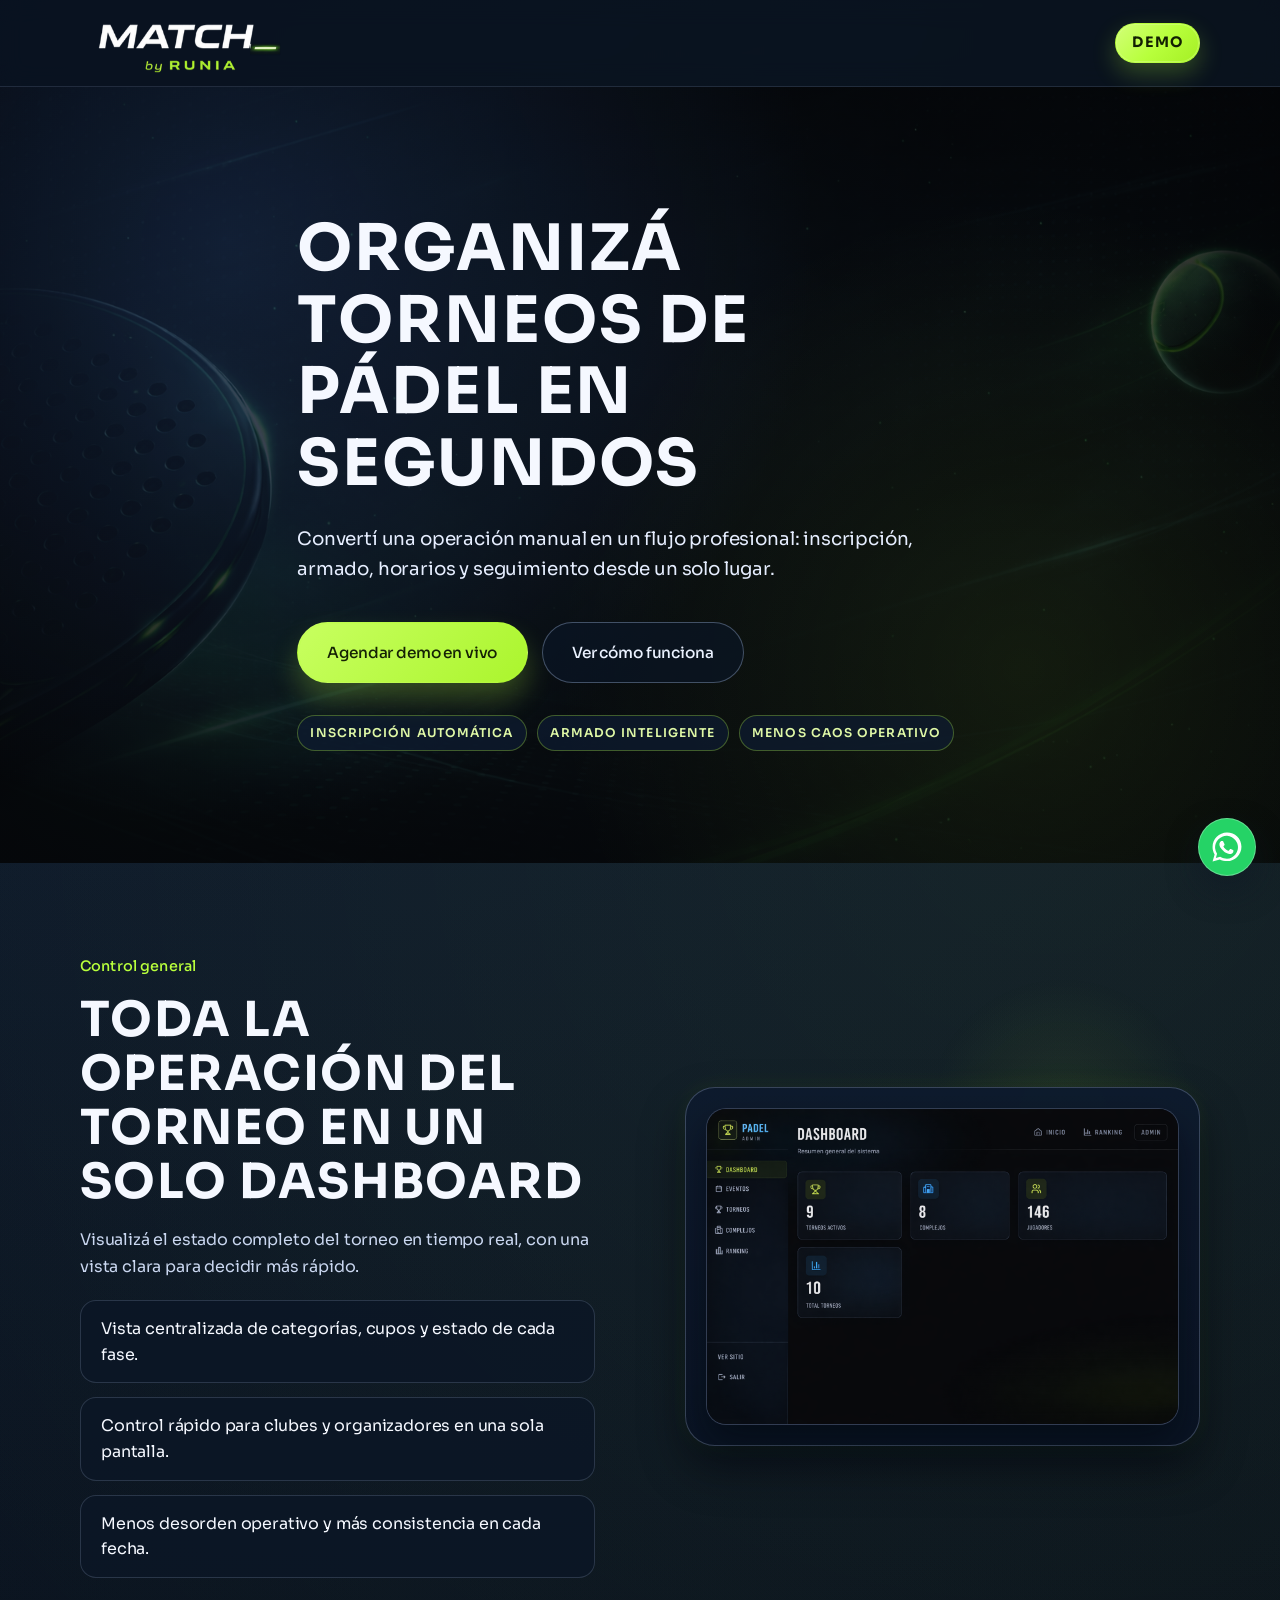
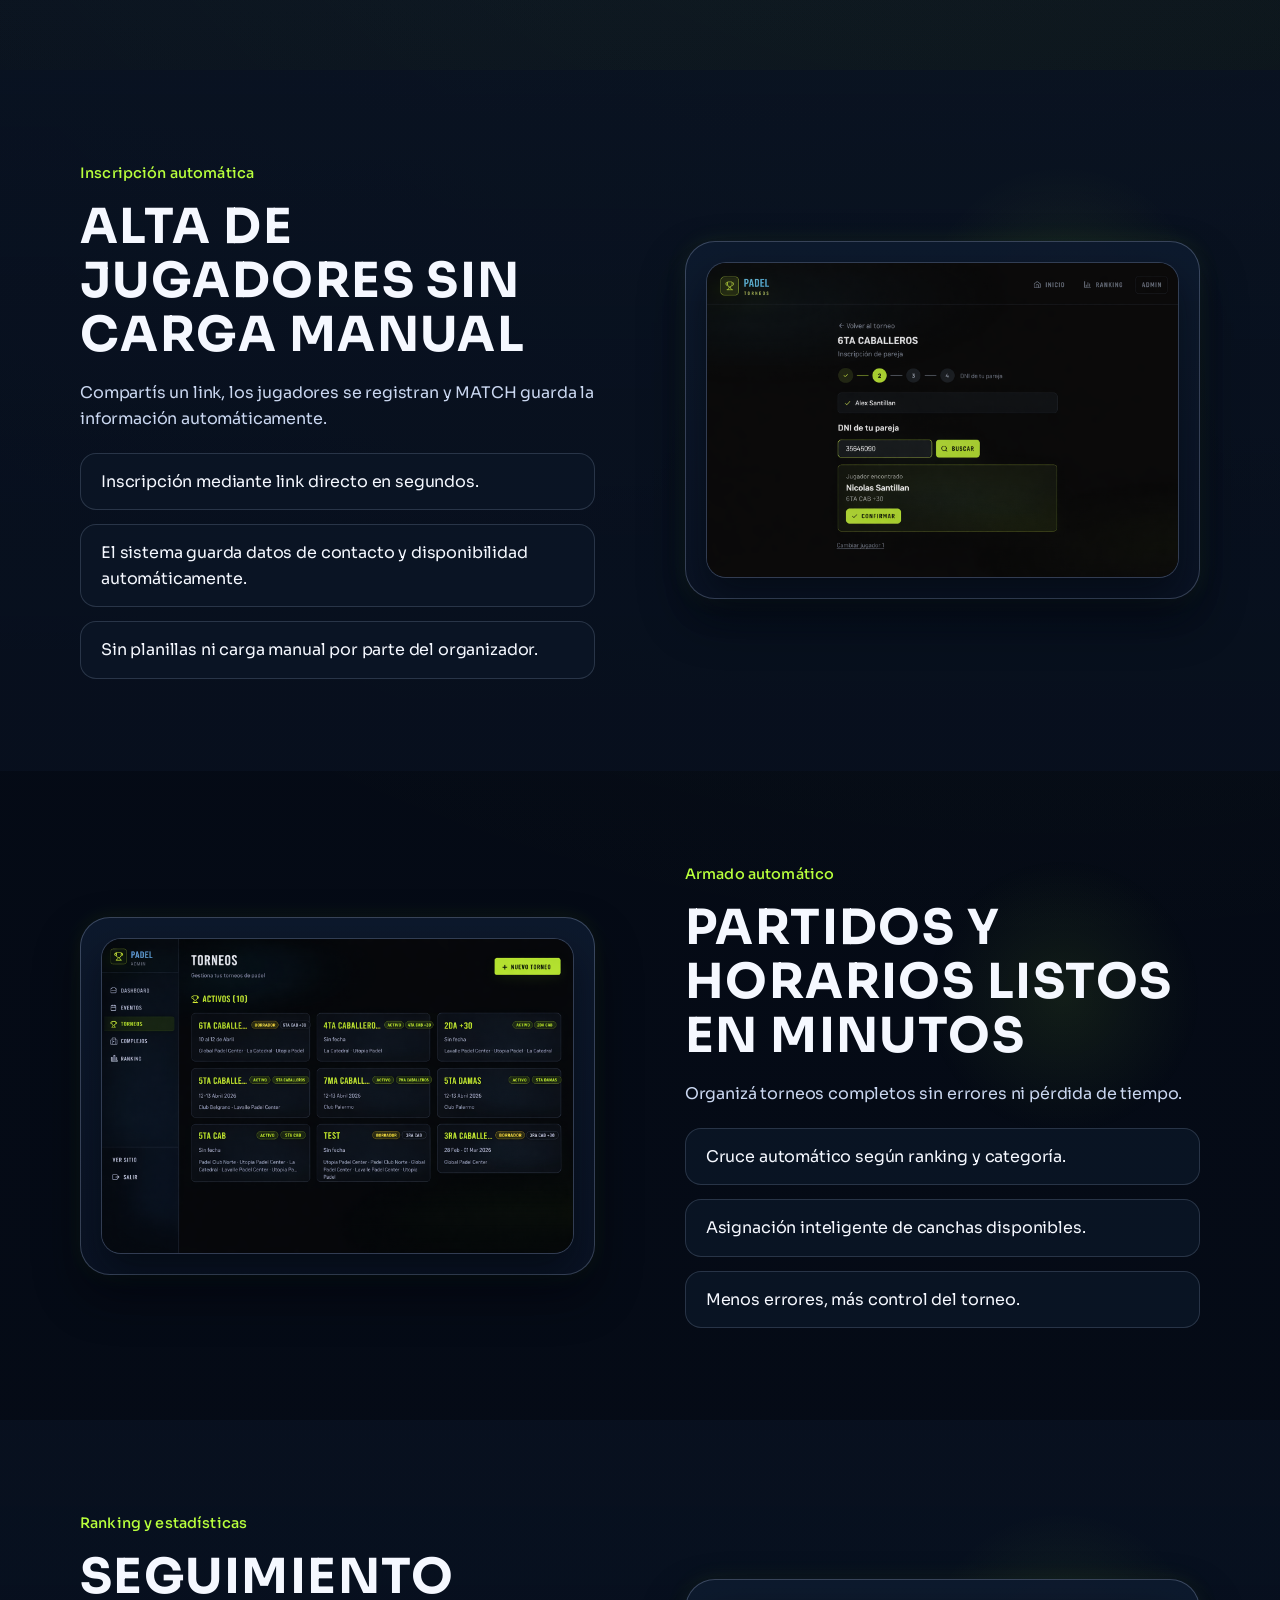
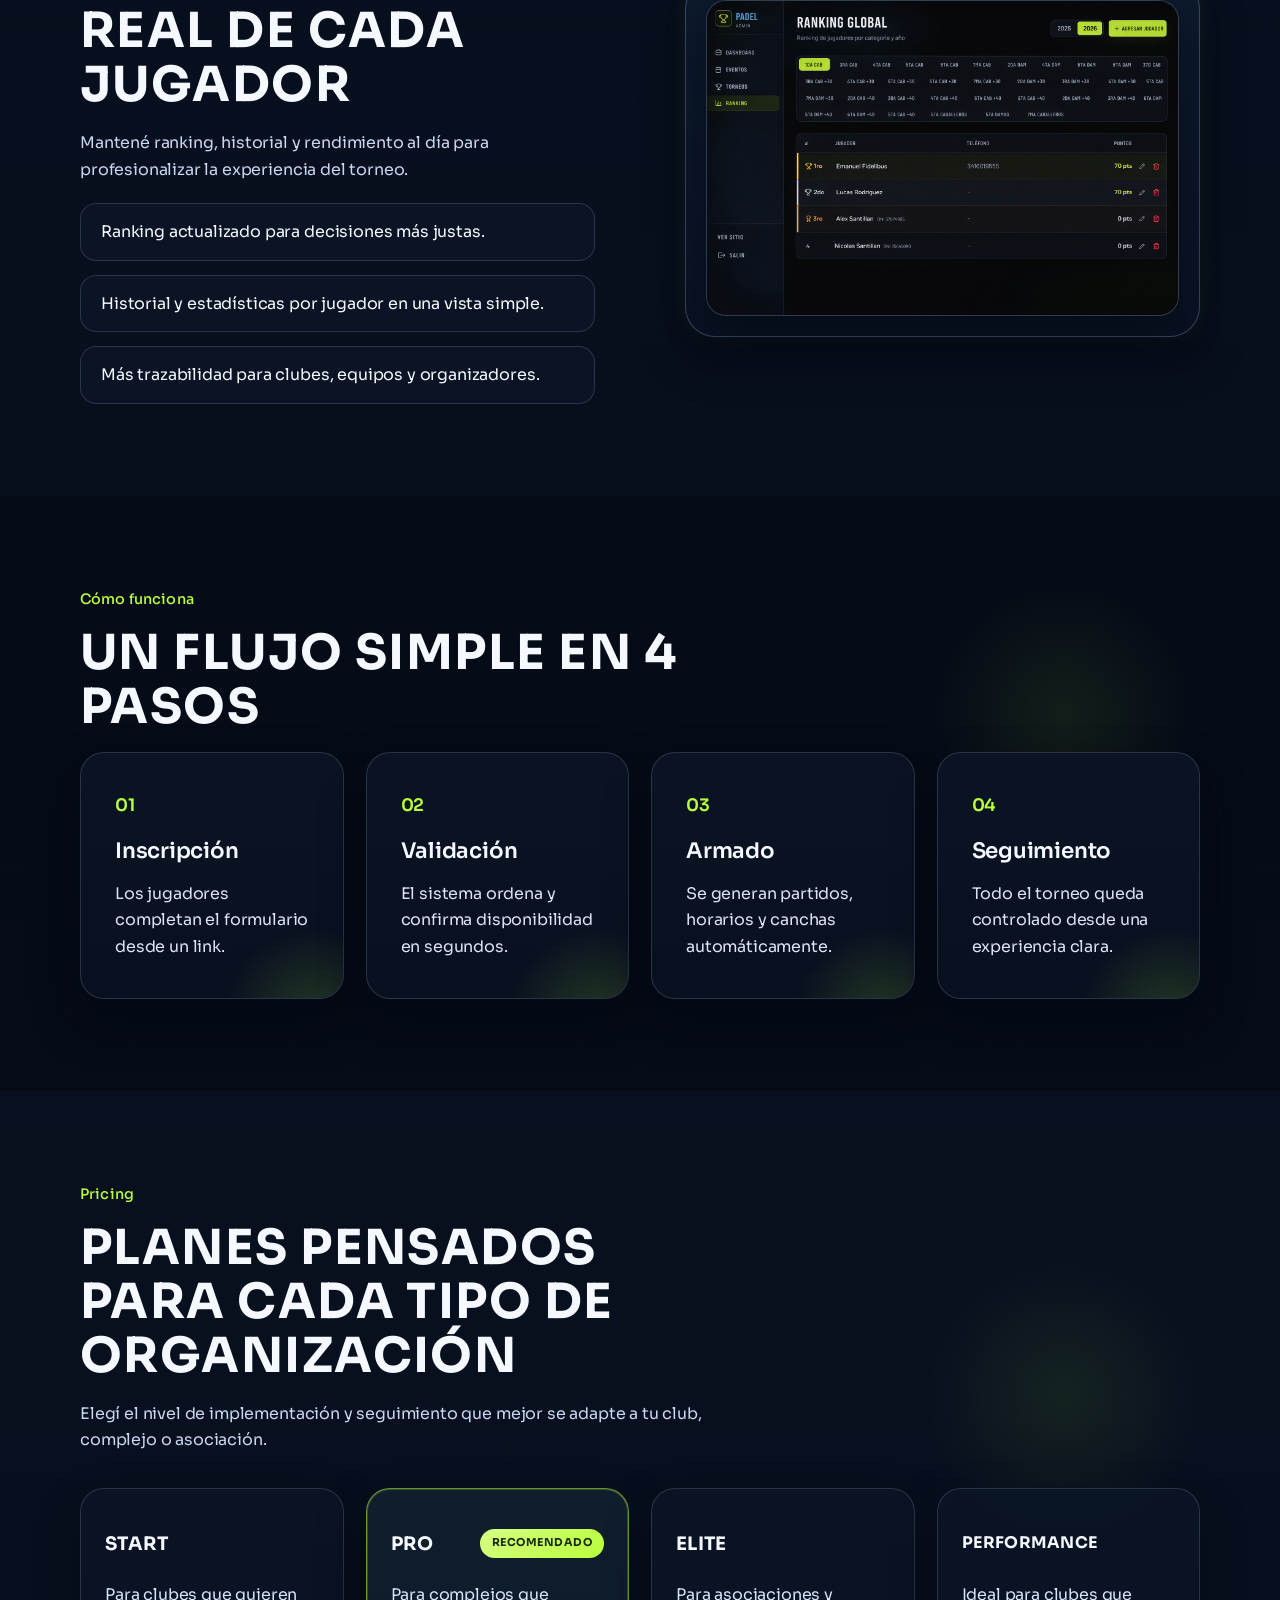
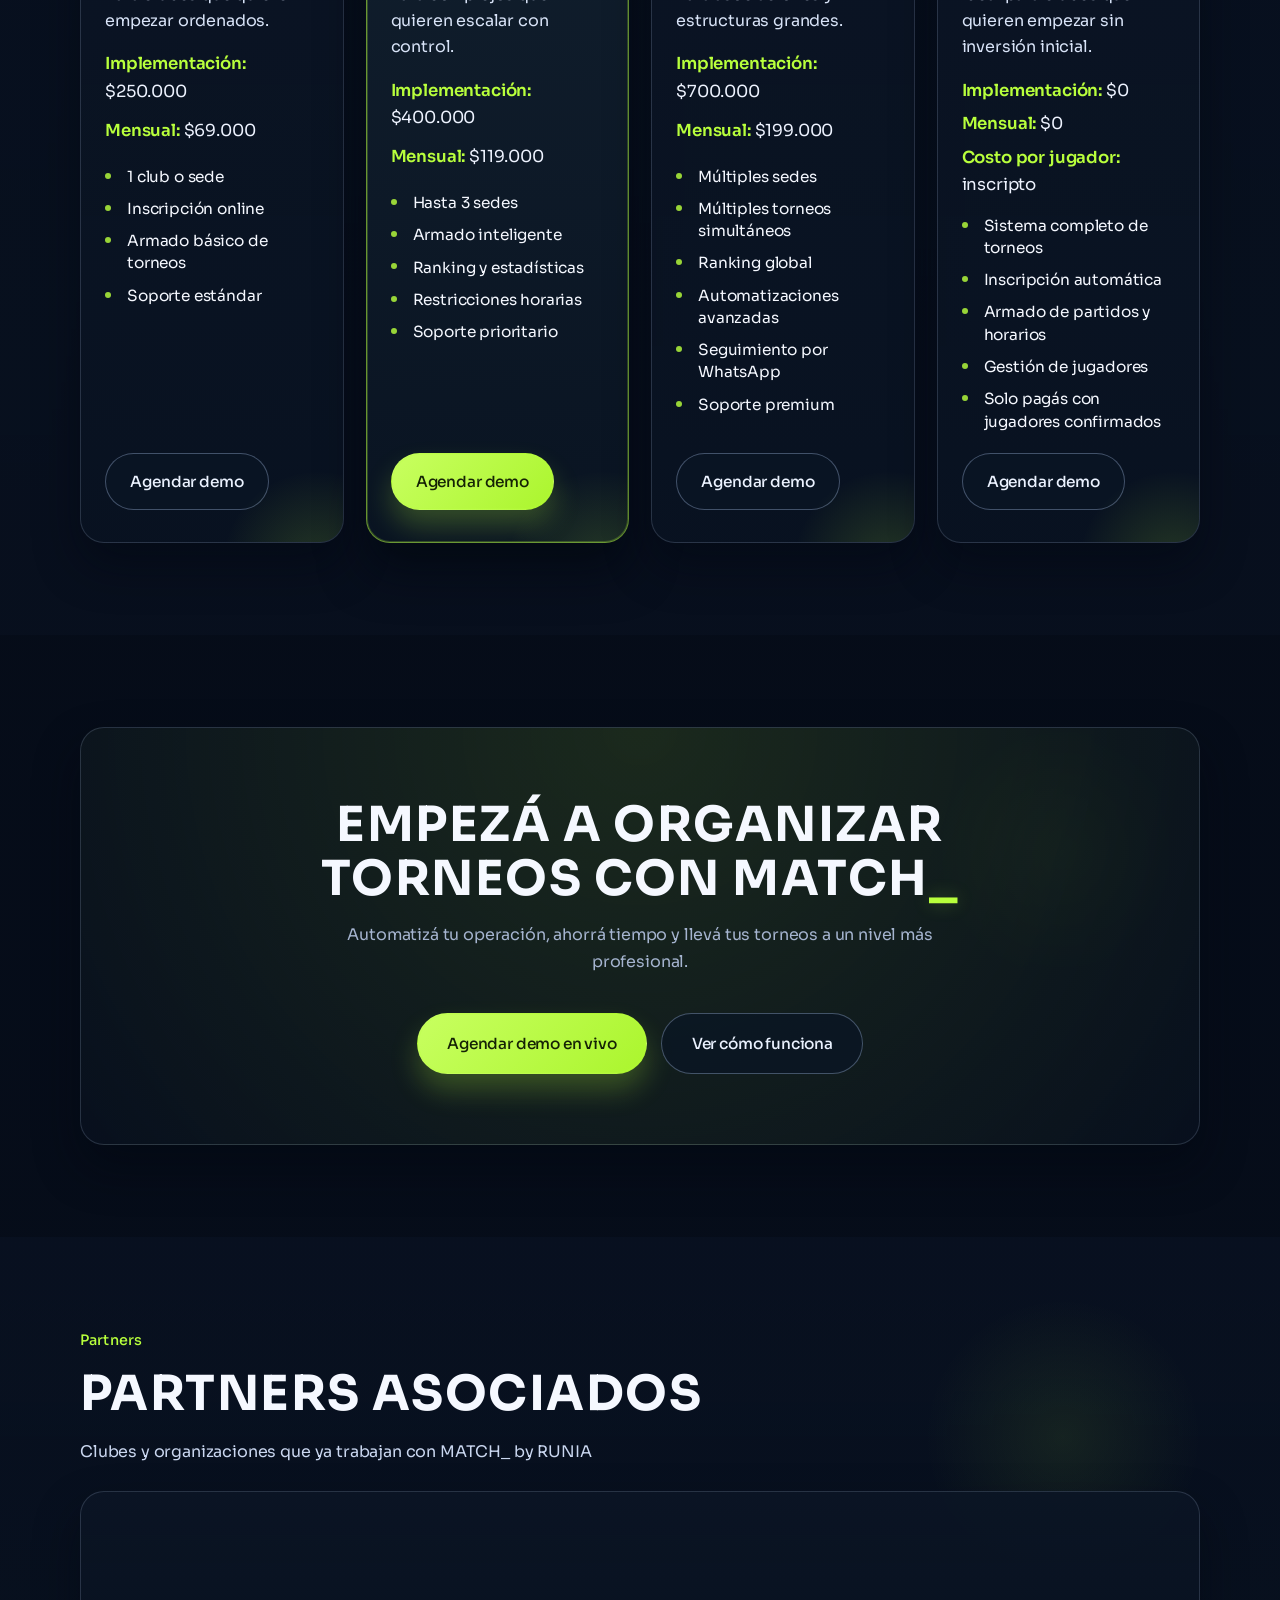
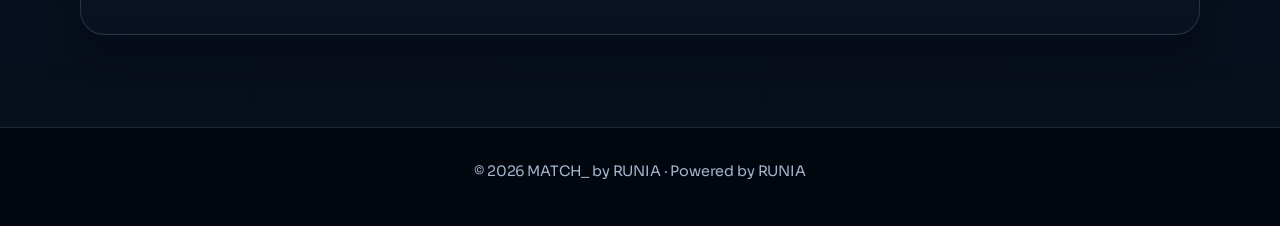
<file: match/index.html>
<!DOCTYPE html>
<html lang="es">
  <head>
    <meta charset="UTF-8" />
    <meta name="viewport" content="width=device-width, initial-scale=1.0" />
    <title>MATCH_</title>
    <meta property="og:title" content="MATCH_ | Torneos de pádel automáticos" />
    <meta property="og:site_name" content="MATCH_" />
    <meta property="og:type" content="website" />
    <meta property="og:url" content="https://lombardomercato.github.io/RuniaPadel/" />
    <meta property="og:image" content="https://lombardomercato.github.io/RuniaPadel/assets/images/logo/logo-fondo-horizonta.png" />
    <meta name="twitter:card" content="summary_large_image" />
    <meta name="twitter:image" content="https://lombardomercato.github.io/RuniaPadel/assets/images/logo/logo-fondo-horizonta.png" />
    <meta name="twitter:title" content="MATCH_ | Torneos de pádel automáticos" />
    <meta
      name="description"
      content="MATCH_ by RUNIA organiza torneos de pádel automáticamente: inscripción inteligente, armado automático, lógica multi complejo y comunicación por WhatsApp."
    />
    <meta
      property="og:description"
      content="MATCH_ organiza automáticamente torneos de pádel: zonas, llaves y horarios según ranking y disponibilidad."
    />
    <meta
      name="twitter:description"
      content="MATCH_ organiza automáticamente torneos de pádel: zonas, llaves y horarios según ranking y disponibilidad."
    />
    <link rel="icon" type="image/png" href="assets/images/logo/Favicom-chico.png" />
    <link rel="preconnect" href="https://fonts.googleapis.com" />
    <link rel="preconnect" href="https://fonts.gstatic.com" crossorigin />
    <link href="https://fonts.googleapis.com/css2?family=Sora:wght@400;500;600;700&display=swap" rel="stylesheet" />
    <link rel="stylesheet" href="styles.css" />
  </head>
  <body>
    <div class="bg-grid" aria-hidden="true"></div>

    <header class="site-header">
      <div class="container header-inner">
        <a href="#hero" class="brand" aria-label="MATCH_ by RUNIA inicio">
          <img src="assets/images/logo/match-by-runia.png" alt="MATCH_ by RUNIA" class="brand-logo" />
        </a>
        <nav class="desktop-nav" aria-label="Navegación principal">
          <a href="#cta" class="nav-demo">DEMO</a>
        </nav>
      </div>
    </header>

    <main>
      <section id="hero" class="section hero">
        <div class="hero-gradient"></div>
        <div class="container hero-layout">
          <div class="hero-copy">
            <h1>ORGANIZÁ TORNEOS DE PÁDEL EN SEGUNDOS</h1>
            <p class="hero-subtitle">Convertí una operación manual en un flujo profesional: inscripción, armado, horarios y seguimiento desde un solo lugar.</p>
            <div class="hero-actions">
              <a class="btn btn-primary btn-lg" href="https://calendly.com/runia/match-demo" target="_blank" rel="noreferrer">Agendar demo en vivo</a>
              <a class="btn btn-outline btn-lg" href="#como-funciona">Ver cómo funciona</a>
            </div>
            <div class="hero-chips" role="list" aria-label="Beneficios clave">
              <span class="chip" role="listitem">INSCRIPCIÓN AUTOMÁTICA</span>
              <span class="chip" role="listitem">ARMADO INTELIGENTE</span>
              <span class="chip" role="listitem">MENOS CAOS OPERATIVO</span>
            </div>
          </div>
        </div>
      </section>

      <section id="dashboard" class="section reveal">
        <div class="container split-layout">
          <article>
            <p class="section-kicker">Control general</p>
            <h2>TODA LA OPERACIÓN DEL TORNEO EN UN SOLO DASHBOARD</h2>
            <p class="section-subtitle">Visualizá el estado completo del torneo en tiempo real, con una vista clara para decidir más rápido.</p>
            <ul class="feature-list">
              <li>Vista centralizada de categorías, cupos y estado de cada fase.</li>
              <li>Control rápido para clubes y organizadores en una sola pantalla.</li>
              <li>Menos desorden operativo y más consistencia en cada fecha.</li>
            </ul>
          </article>
          <article class="system-shot-frame" aria-label="Captura del dashboard">
            <img class="system-shot" src="assets/images/screenshots/dashboard.webp" alt="Dashboard de control general de MATCH" loading="lazy" />
          </article>
        </div>
      </section>

      <section id="inscripcion" class="section section-dark reveal">
        <div class="container split-layout">
          <article>
            <p class="section-kicker">Inscripción automática</p>
            <h2>ALTA DE JUGADORES SIN CARGA MANUAL</h2>
            <p class="section-subtitle">Compartís un link, los jugadores se registran y MATCH guarda la información automáticamente.</p>
            <ul class="feature-list">
              <li>Inscripción mediante link directo en segundos.</li>
              <li>El sistema guarda datos de contacto y disponibilidad automáticamente.</li>
              <li>Sin planillas ni carga manual por parte del organizador.</li>
            </ul>
          </article>
          <article class="system-shot-frame" aria-label="Captura de inscripción">
            <img class="system-shot" src="assets/images/screenshots/inscripcion.webp" alt="Pantalla de inscripción automática de jugadores" loading="lazy" />
          </article>
        </div>
      </section>

      <section id="armado" class="section reveal">
        <div class="container split-layout">
          <article>
            <p class="section-kicker">Armado automático</p>
            <h2>PARTIDOS Y HORARIOS LISTOS EN MINUTOS</h2>
            <p class="section-subtitle">Organizá torneos completos sin errores ni pérdida de tiempo.</p>
            <ul class="feature-list">
              <li>Cruce automático según ranking y categoría.</li>
              <li>Asignación inteligente de canchas disponibles.</li>
              <li>Menos errores, más control del torneo.</li>
            </ul>
          </article>
          <article class="system-shot-frame system-shot-frame--large" aria-label="Captura de armado automático">
            <img class="system-shot" src="assets/images/screenshots/torneos.webp" alt="Armado automático de partidos y horarios" loading="lazy" />
          </article>
        </div>
      </section>

      <section id="ranking" class="section section-dark reveal">
        <div class="container split-layout">
          <article>
            <p class="section-kicker">Ranking y estadísticas</p>
            <h2>SEGUIMIENTO REAL DE CADA JUGADOR</h2>
            <p class="section-subtitle">Mantené ranking, historial y rendimiento al día para profesionalizar la experiencia del torneo.</p>
            <ul class="feature-list">
              <li>Ranking actualizado para decisiones más justas.</li>
              <li>Historial y estadísticas por jugador en una vista simple.</li>
              <li>Más trazabilidad para clubes, equipos y organizadores.</li>
            </ul>
          </article>
          <article class="system-shot-frame" aria-label="Captura de ranking y estadísticas">
            <img class="system-shot" src="assets/images/screenshots/ranking.webp" alt="Ranking, historial y estadísticas de jugadores" loading="lazy" />
          </article>
        </div>
      </section>

      <section id="como-funciona" class="section reveal">
        <div class="container">
          <p class="section-kicker">Cómo funciona</p>
          <h2>UN FLUJO SIMPLE EN 4 PASOS</h2>
          <div class="cards-grid cards-grid--4">
            <article class="step-card">
              <span class="step-number">01</span>
              <h3>Inscripción</h3>
              <p>Los jugadores completan el formulario desde un link.</p>
            </article>
            <article class="step-card">
              <span class="step-number">02</span>
              <h3>Validación</h3>
              <p>El sistema ordena y confirma disponibilidad en segundos.</p>
            </article>
            <article class="step-card">
              <span class="step-number">03</span>
              <h3>Armado</h3>
              <p>Se generan partidos, horarios y canchas automáticamente.</p>
            </article>
            <article class="step-card">
              <span class="step-number">04</span>
              <h3>Seguimiento</h3>
              <p>Todo el torneo queda controlado desde una experiencia clara.</p>
            </article>
          </div>
        </div>
      </section>

      <section id="pricing" class="section section-dark reveal">
        <div class="container">
          <p class="section-kicker">Pricing</p>
          <h2>PLANES PENSADOS PARA CADA TIPO DE ORGANIZACIÓN</h2>
          <p class="section-subtitle">Elegí el nivel de implementación y seguimiento que mejor se adapte a tu club, complejo o asociación.</p>
          <div class="cards-grid cards-grid--4 pricing-grid">
            <article class="pricing-card reveal" aria-label="Plan START">
              <div class="pricing-head">
                <h3 class="pricing-plan">START</h3>
              </div>
              <p class="pricing-description">Para clubes que quieren empezar ordenados.</p>
              <div class="pricing-values">
                <p><span>Implementación:</span> $250.000</p>
                <p><span>Mensual:</span> $69.000</p>
              </div>
              <ul class="feature-list pricing-feature-list">
                <li>1 club o sede</li>
                <li>Inscripción online</li>
                <li>Armado básico de torneos</li>
                <li>Soporte estándar</li>
              </ul>
              <a class="btn btn-outline" href="https://calendly.com/runia/match-demo" target="_blank" rel="noreferrer">Agendar demo</a>
            </article>

            <article class="pricing-card pricing-card--featured reveal" aria-label="Plan PRO recomendado">
              <div class="pricing-head">
                <h3 class="pricing-plan">PRO</h3>
                <span class="pricing-badge">RECOMENDADO</span>
              </div>
              <p class="pricing-description">Para complejos que quieren escalar con control.</p>
              <div class="pricing-values">
                <p><span>Implementación:</span> $400.000</p>
                <p><span>Mensual:</span> $119.000</p>
              </div>
              <ul class="feature-list pricing-feature-list">
                <li>Hasta 3 sedes</li>
                <li>Armado inteligente</li>
                <li>Ranking y estadísticas</li>
                <li>Restricciones horarias</li>
                <li>Soporte prioritario</li>
              </ul>
              <a class="btn btn-primary" href="https://calendly.com/runia/match-demo" target="_blank" rel="noreferrer">Agendar demo</a>
            </article>

            <article class="pricing-card reveal" aria-label="Plan ELITE">
              <div class="pricing-head">
                <h3 class="pricing-plan">ELITE</h3>
              </div>
              <p class="pricing-description">Para asociaciones y estructuras grandes.</p>
              <div class="pricing-values">
                <p><span>Implementación:</span> $700.000</p>
                <p><span>Mensual:</span> $199.000</p>
              </div>
              <ul class="feature-list pricing-feature-list">
                <li>Múltiples sedes</li>
                <li>Múltiples torneos simultáneos</li>
                <li>Ranking global</li>
                <li>Automatizaciones avanzadas</li>
                <li>Seguimiento por WhatsApp</li>
                <li>Soporte premium</li>
              </ul>
              <a class="btn btn-outline" href="https://calendly.com/runia/match-demo" target="_blank" rel="noreferrer">Agendar demo</a>
            </article>
            <article class="pricing-card reveal" aria-label="Plan PERFORMANCE">
              <div class="pricing-head">
                <h3 class="pricing-plan pricing-plan--compact">PERFORMANCE</h3>
              </div>
              <p class="pricing-description">Ideal para clubes que quieren empezar sin inversión inicial.</p>
              <div class="pricing-values">
                <p><span>Implementación:</span> $0</p>
                <p><span>Mensual:</span> $0</p>
                <p><span>Costo por jugador:</span> inscripto</p>
              </div>
              <ul class="feature-list pricing-feature-list">
                <li>Sistema completo de torneos</li>
                <li>Inscripción automática</li>
                <li>Armado de partidos y horarios</li>
                <li>Gestión de jugadores</li>
                <li>Solo pagás con jugadores confirmados</li>
              </ul>
              <a class="btn btn-outline" href="https://calendly.com/runia/match-demo" target="_blank" rel="noreferrer">Agendar demo</a>
            </article>
          </div>
        </div>
      </section>

      <section id="cta" class="section reveal">
        <div class="container final-cta">
          <h2>EMPEZÁ A ORGANIZAR TORNEOS CON MATCH<span class="brand-underscore">_</span></h2>
          <p>Automatizá tu operación, ahorrá tiempo y llevá tus torneos a un nivel más profesional.</p>
          <div class="hero-actions">
            <a class="btn btn-primary btn-lg" href="https://calendly.com/runia/match-demo" target="_blank" rel="noreferrer">Agendar demo en vivo</a>
            <a class="btn btn-outline btn-lg" href="#como-funciona">Ver cómo funciona</a>
          </div>
        </div>
      </section>

      <section id="partners" class="section section-dark reveal">
        <div class="container">
          <p class="section-kicker">Partners</p>
          <h2>PARTNERS ASOCIADOS</h2>
          <p class="section-subtitle">Clubes y organizaciones que ya trabajan con MATCH_ by RUNIA</p>
          <div class="partners-marquee" aria-label="Partners asociados">
            <div class="partners-marquee__track">
              <div class="partner-logo-item">
                <img src="assets/images/partners/asp-logo.png" alt="Logo de ASP" loading="lazy" />
              </div>
              <div class="partner-logo-item">
                <img src="assets/images/partners/global-padel-center-logo.png" alt="Logo de Global Padel Center" loading="lazy" />
              </div>
            </div>
          </div>
        </div>
      </section>
    </main>

    <a
      class="whatsapp-float"
      href="https://wa.me/?text=Hola%21%20Quiero%20ver%20c%C3%B3mo%20funciona%20MATCH"
      target="_blank"
      rel="noreferrer"
      aria-label="Contactar por WhatsApp"
    >
      <svg viewBox="0 0 32 32" aria-hidden="true" focusable="false">
        <path
          d="M16 .6C7.5.6.6 7.5.6 16c0 2.8.7 5.5 2.2 7.9L.6 31.4l7.7-2.2c2.3 1.2 4.9 1.8 7.7 1.8 8.5 0 15.4-6.9 15.4-15.4S24.5.6 16 .6zm0 27.9c-2.4 0-4.7-.6-6.8-1.8l-.5-.3-4.6 1.3 1.3-4.5-.3-.5A12.2 12.2 0 1 1 16 28.5zm6.7-9.1c-.4-.2-2.3-1.1-2.6-1.2-.4-.1-.6-.2-.9.2-.3.4-1 1.2-1.2 1.4-.2.2-.4.3-.8.1-.4-.2-1.5-.5-2.9-1.7-1.1-1-1.8-2.2-2-2.5-.2-.4 0-.5.1-.7l.6-.7.4-.6c.1-.2 0-.4 0-.6s-.9-2.1-1.3-2.8c-.3-.7-.7-.6-.9-.6h-.8c-.3 0-.7.1-1.1.5s-1.4 1.3-1.4 3.1c0 1.8 1.3 3.5 1.5 3.8.2.2 2.5 3.8 6.1 5.4.8.4 1.5.6 2.1.8.9.3 1.7.2 2.4.1.7-.1 2.3-1 2.6-1.9.3-.9.3-1.7.2-1.9-.1-.2-.4-.3-.8-.5z"
          fill="currentColor"
        />
      </svg>
    </a>

    <footer class="site-footer">
      <div class="container footer-inner">
        <p>© 2026 MATCH_ by RUNIA · Powered by RUNIA</p>
      </div>
    </footer>

    <script src="script.js"></script>
  </body>
</html>
</file>
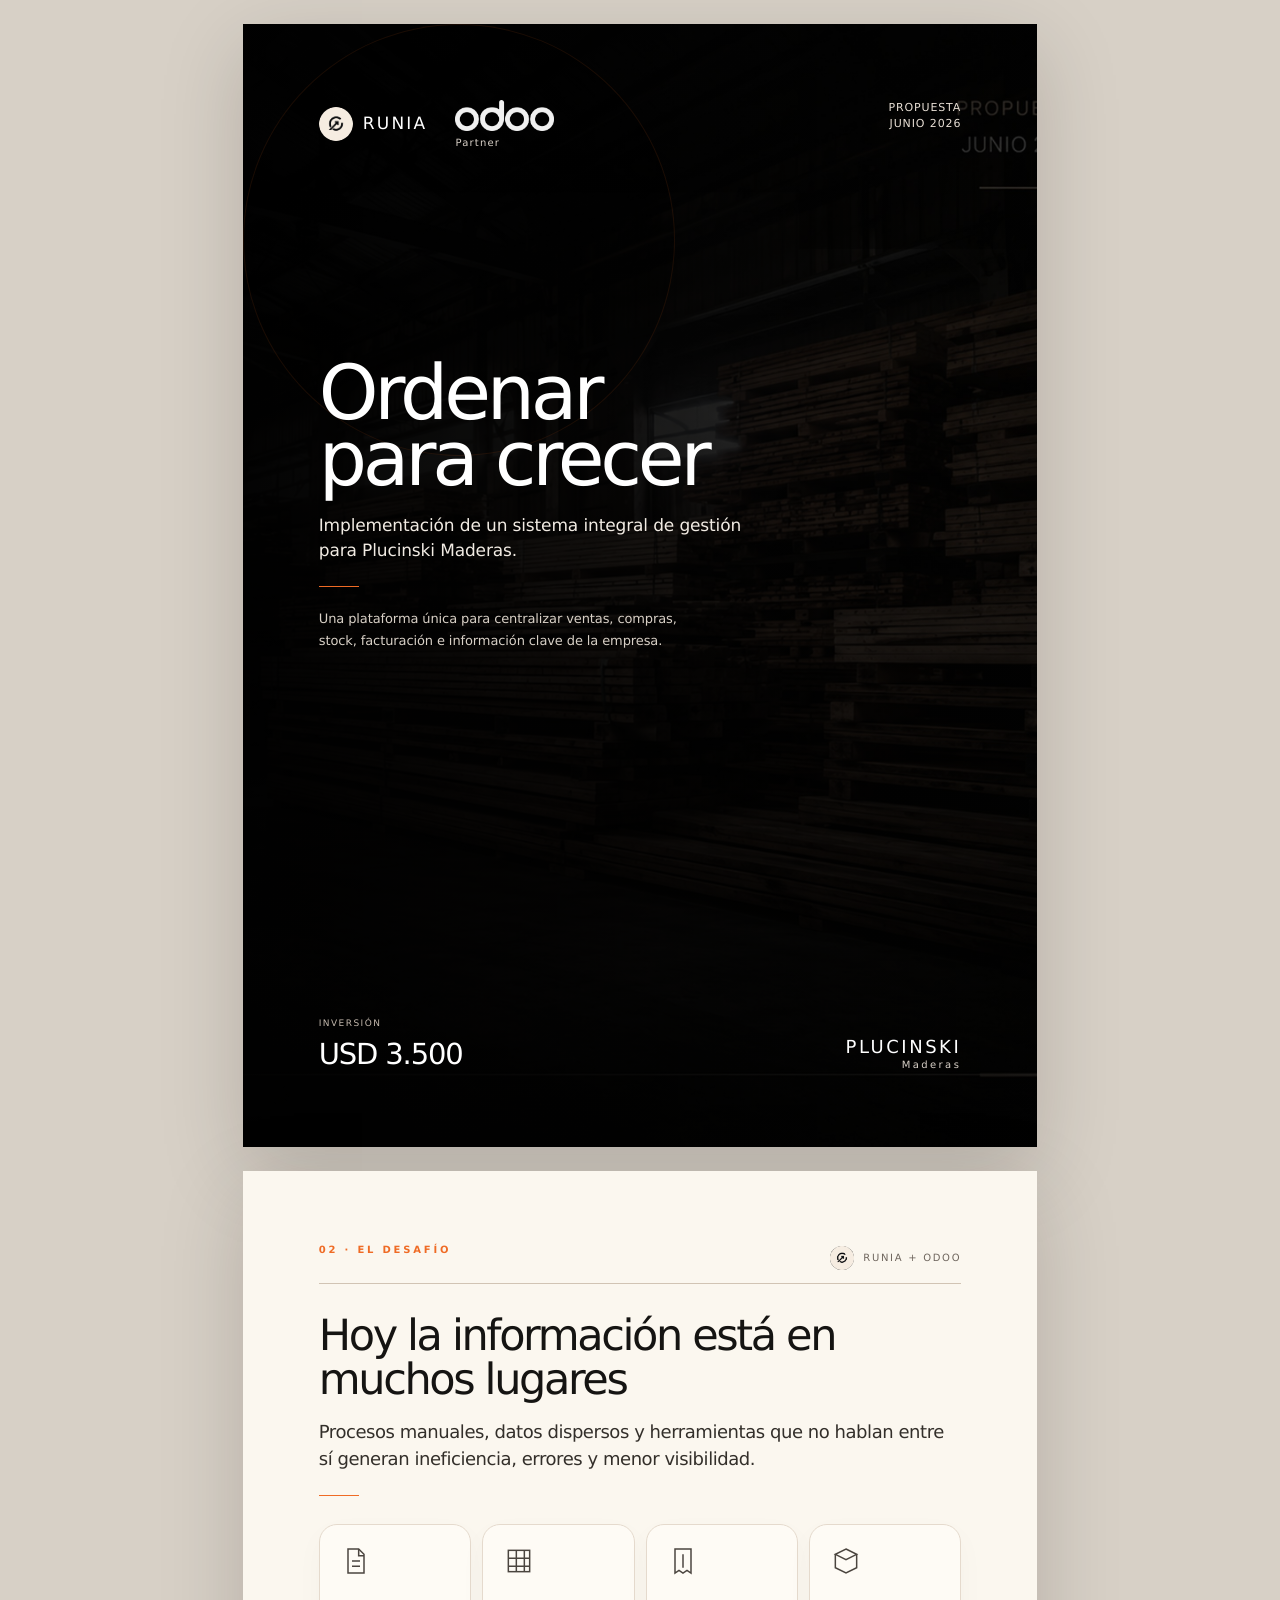
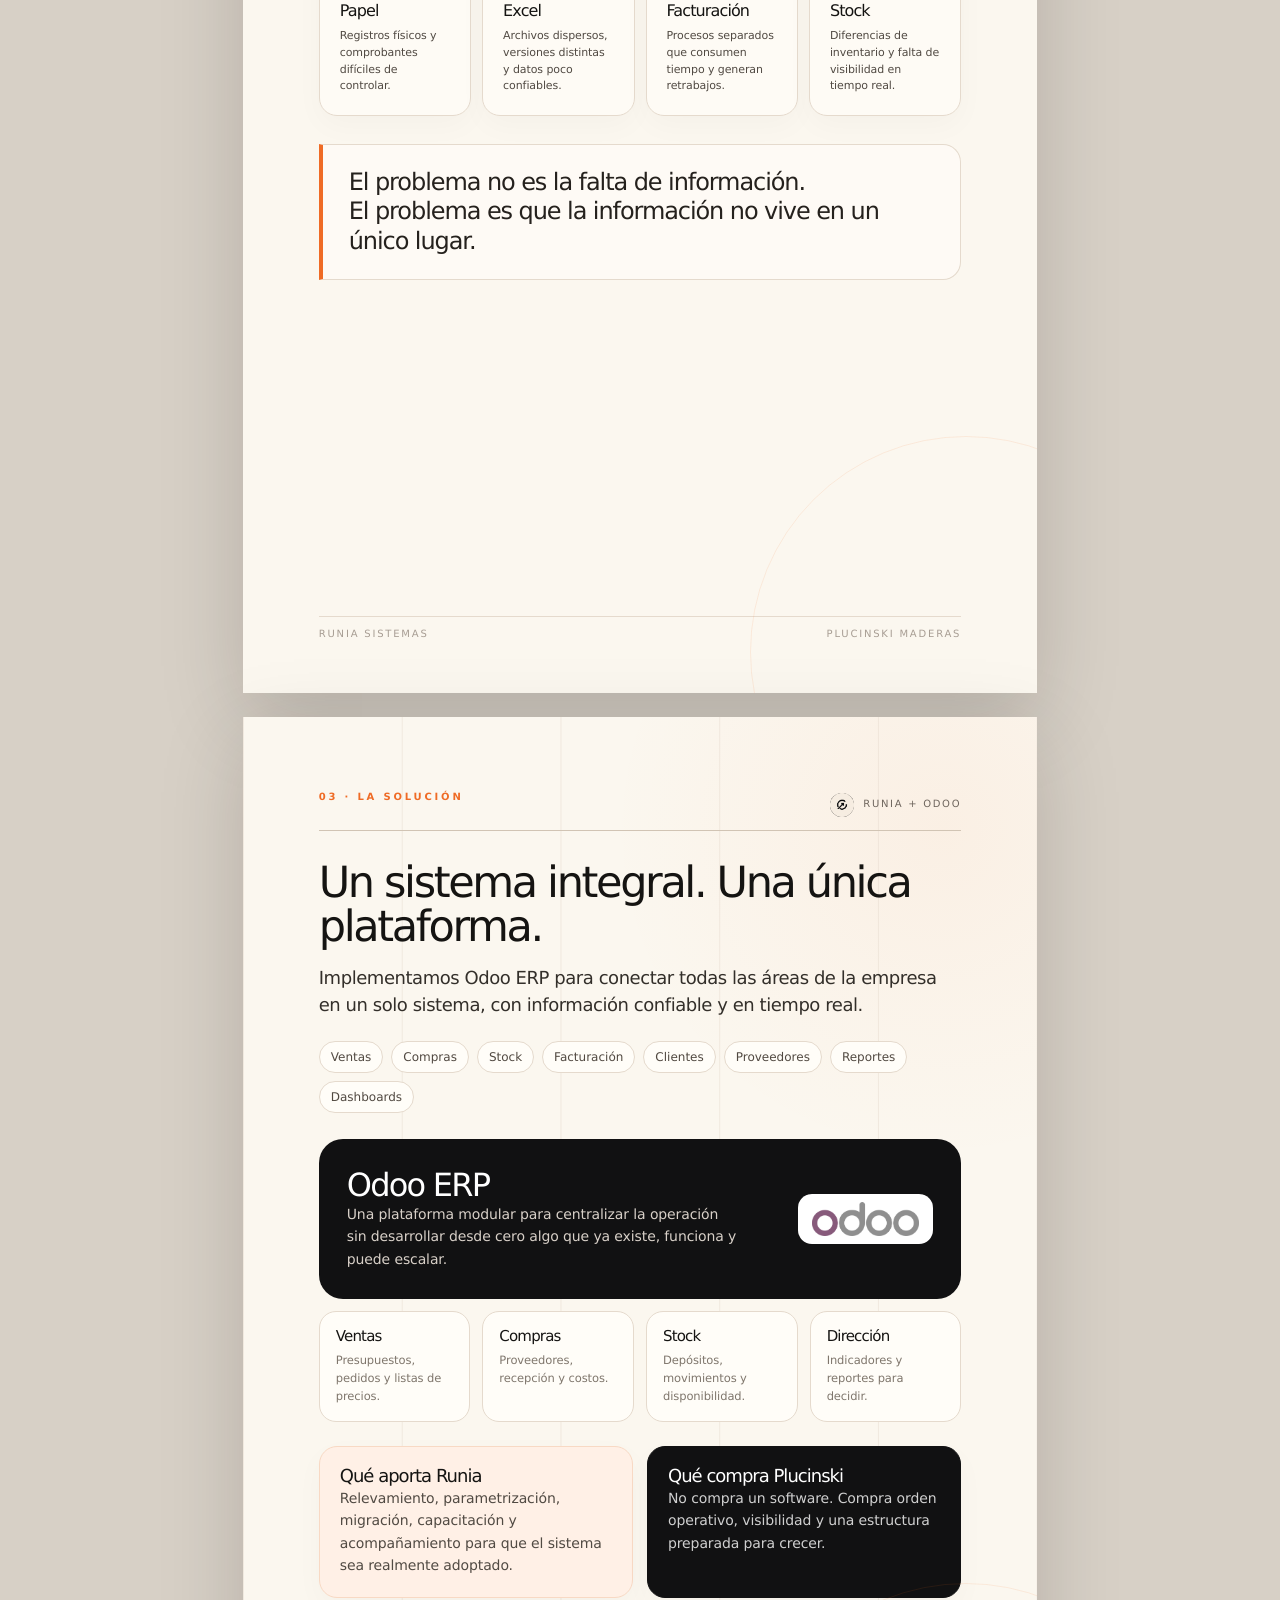
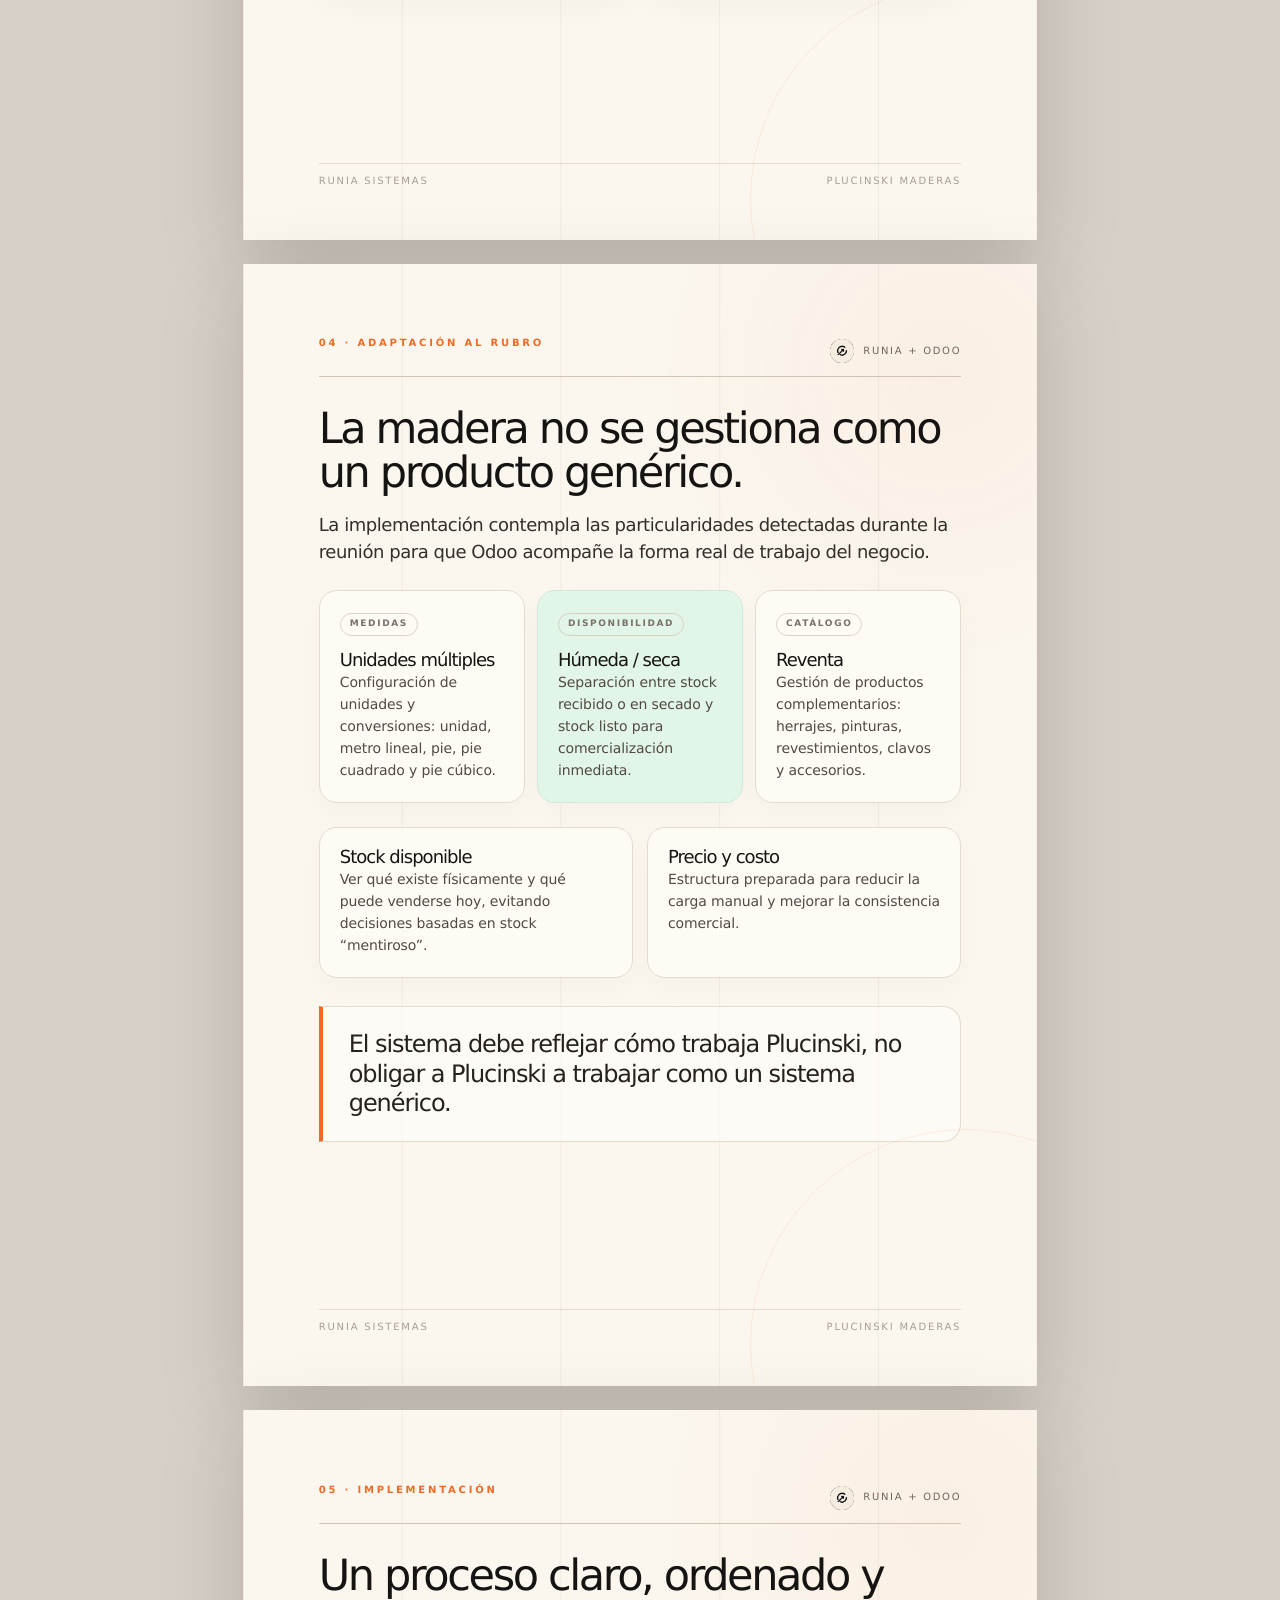
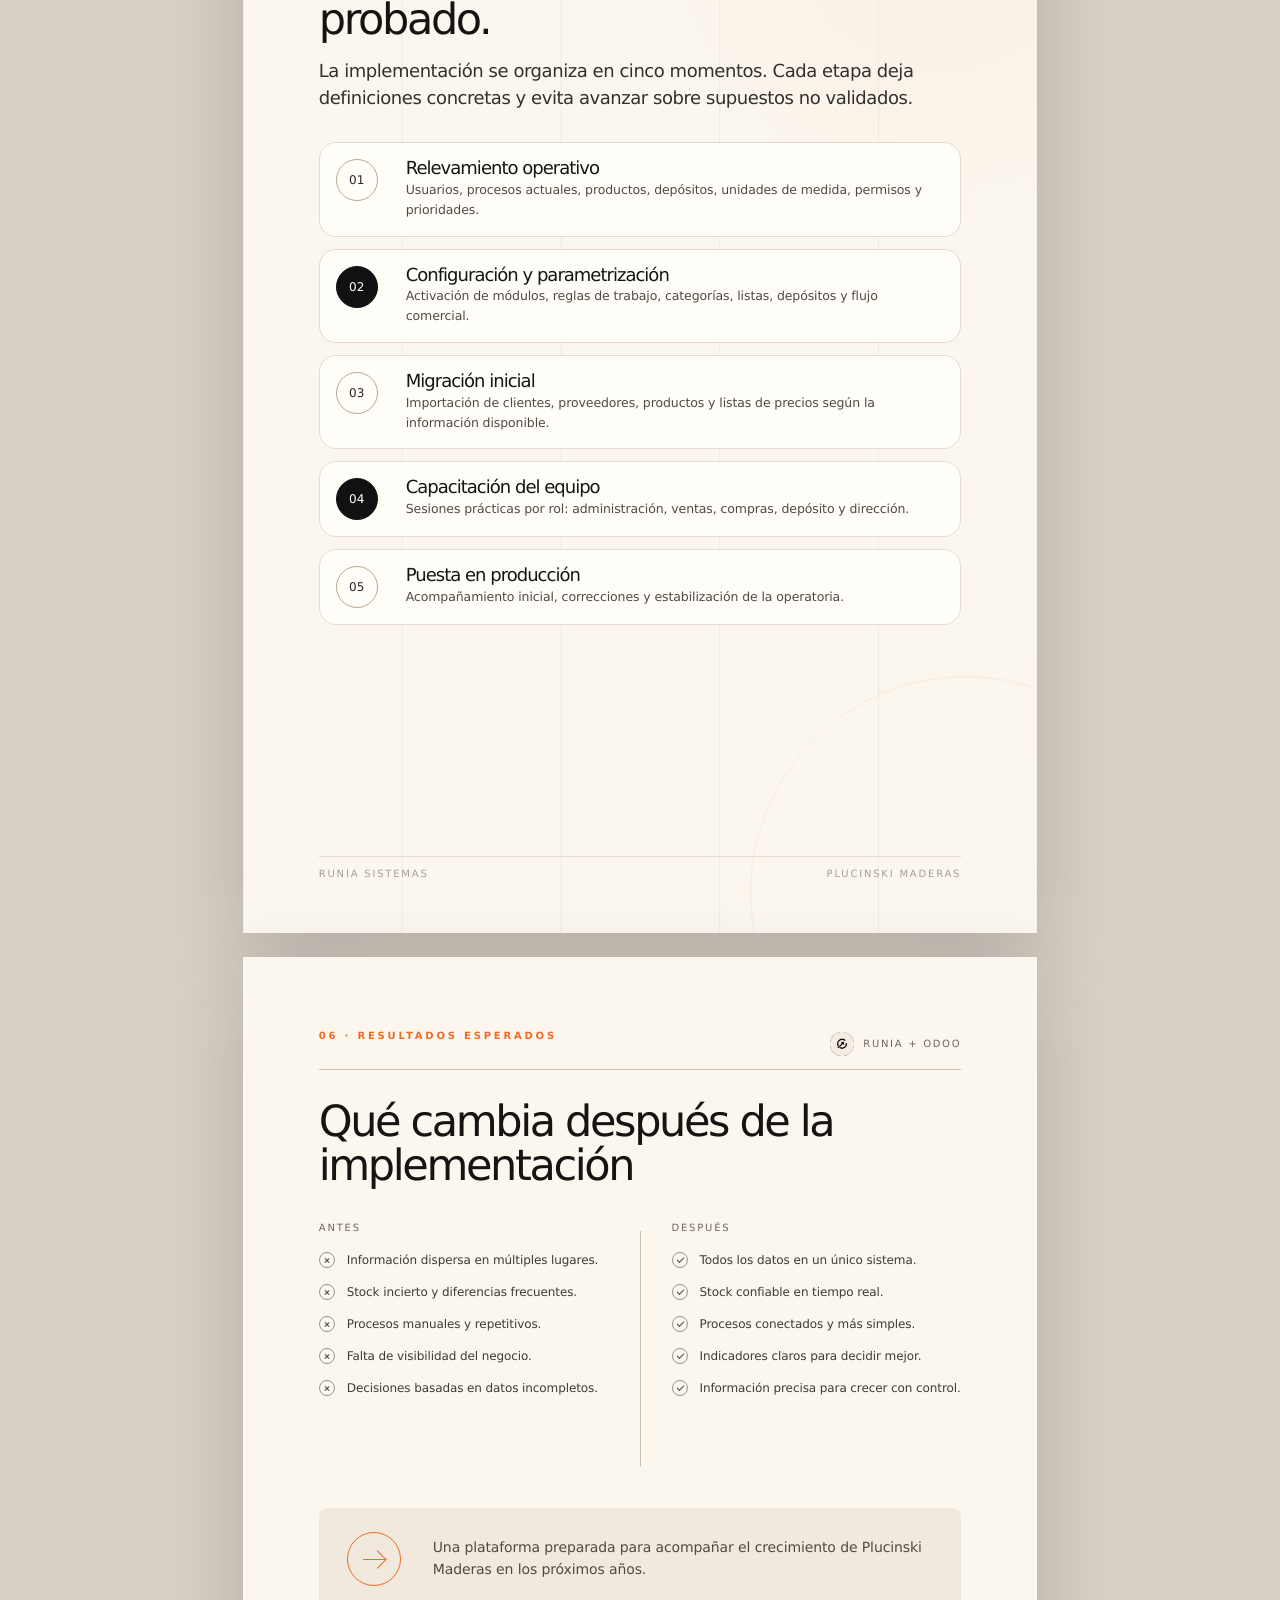
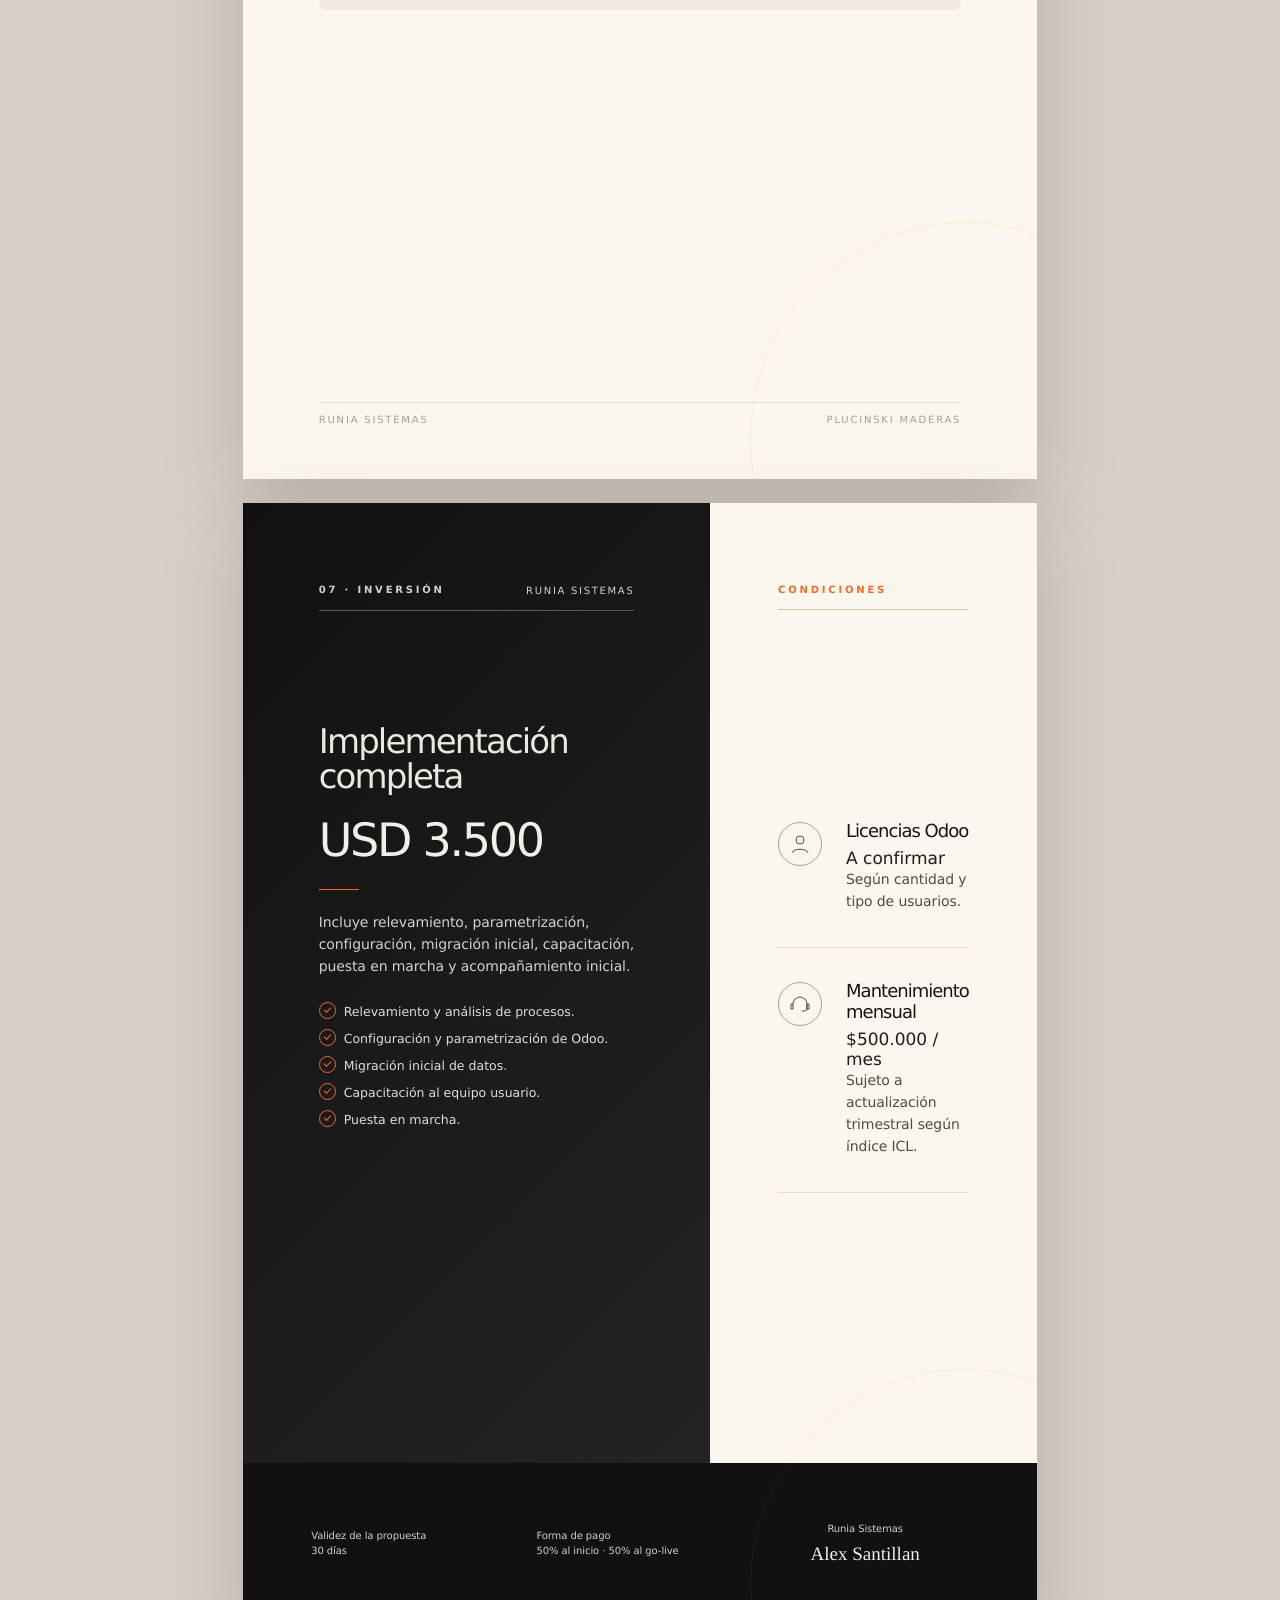
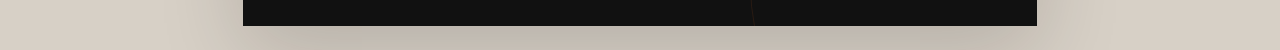
<file: PresupuestoMaderera/index.html>
<!DOCTYPE html>
<html lang="es">
<head>
<meta charset="UTF-8" />
<meta name="viewport" content="width=device-width, initial-scale=1.0" />
<title>Runia + Odoo · Plucinski Maderas</title>
<style>
:root{
  --canvas:#d7d0c6;
  --paper:#fbf7ef;
  --paper-card:#fffdf8;
  --ink:#151412;
  --ink-2:#2e2a26;
  --text:#514a43;
  --muted:#7f766c;
  --faint:#aaa197;
  --line:#e5dacd;
  --line-strong:#d1c4b4;
  --orange:#ef6b25;
  --orange-soft:#fff0e6;
  --dark:#111112;
  --dark-2:#1b1a18;
  --green:#e2f5e9;
  --odoo:#a2468d;
}
*{box-sizing:border-box}
html,body{
  margin:0;
  background:var(--canvas);
  color:var(--ink);
  font-family:Inter, ui-sans-serif, system-ui, -apple-system, BlinkMacSystemFont, "Segoe UI", Arial, sans-serif;
  -webkit-font-smoothing:antialiased;
  text-rendering:geometricPrecision;
}
.page{
  width:210mm;
  height:297mm;
  margin:24px auto;
  padding:20mm;
  background:
    linear-gradient(90deg, rgba(229,218,205,.48) 1px, transparent 1px) 0 0/42mm 42mm,
    radial-gradient(circle at 88% 10%, rgba(239,107,37,.055), transparent 27%),
    var(--paper);
  position:relative;
  overflow:hidden;
  box-shadow:0 24px 78px rgba(17,14,12,.17);
  page-break-after:always;
}
.page.clean{
  background:var(--paper);
}
.page:after{
  content:"";
  position:absolute;
  right:-145px;
  bottom:-175px;
  width:430px;
  height:430px;
  border-radius:50%;
  border:1px solid rgba(239,107,37,.10);
  pointer-events:none;
}
h1,h2,h3,p{margin:0}
h1,h2,h3{
  font-weight:360;
  letter-spacing:-.055em;
  color:var(--ink);
}
h1{font-size:76px;line-height:.87}
h2{font-size:43px;line-height:1.03;max-width:680px}
h3{font-size:18px;line-height:1.16}
p{
  font-size:14px;
  line-height:1.58;
  color:var(--text);
  letter-spacing:-.008em;
}
.lead{
  margin-top:16px;
  max-width:660px;
  font-size:18px;
  line-height:1.5;
  color:#332f2a;
  letter-spacing:-.025em;
}
.header{
  display:flex;
  justify-content:space-between;
  align-items:flex-start;
  padding-bottom:13px;
  border-bottom:1px solid var(--line-strong);
  margin-bottom:30px;
}
.eyebrow{
  color:var(--orange);
  font-size:10px;
  line-height:1;
  text-transform:uppercase;
  letter-spacing:.28em;
  font-weight:650;
}
.header-brand{
  display:flex;
  align-items:center;
  gap:9px;
  color:#6e655d;
  font-size:10px;
  letter-spacing:.17em;
  text-transform:uppercase;
  font-weight:520;
}
.header-brand img{
  width:24px;height:24px;border-radius:50%;
  object-fit:cover;
}
.footer{
  position:absolute;
  left:20mm;
  right:20mm;
  bottom:14mm;
  display:flex;
  justify-content:space-between;
  align-items:center;
  padding-top:12px;
  border-top:1px solid var(--line);
  color:#a79d93;
  font-size:10px;
  letter-spacing:.18em;
  text-transform:uppercase;
  font-weight:520;
}
.rule{
  width:40px;
  height:1px;
  background:var(--orange);
  margin:22px 0;
}
.card{
  background:rgba(255,253,248,.78);
  border:1px solid var(--line);
  border-radius:18px;
  padding:20px;
  box-shadow:0 10px 30px rgba(34,24,14,.026);
}
.card.dark{
  background:var(--dark);
  border-color:var(--dark);
  color:white;
}
.card.dark h3,.card.dark p,.card.dark li{color:white}
.card.dark p,.card.dark li{opacity:.80}
.card.soft{
  background:var(--orange-soft);
  border-color:#f8d9c4;
}
.card.green{
  background:var(--green);
  border-color:#cdebd8;
}
.tag{
  display:inline-block;
  margin-bottom:15px;
  padding:6px 9px;
  border:1px solid rgba(210,196,180,.75);
  border-radius:999px;
  font-size:9px;
  line-height:1;
  text-transform:uppercase;
  letter-spacing:.18em;
  color:#7b7167;
  font-weight:680;
}
.grid2{display:grid;grid-template-columns:1fr 1fr;gap:14px;margin-top:24px}
.grid3{display:grid;grid-template-columns:repeat(3,1fr);gap:12px;margin-top:24px}
.grid4{display:grid;grid-template-columns:repeat(4,1fr);gap:11px;margin-top:28px}
.quote{
  margin-top:28px;
  background:rgba(255,253,248,.70);
  border:1px solid var(--line);
  border-left:4px solid var(--orange);
  border-radius:0 18px 18px 0;
  padding:23px 26px;
  color:#25211d;
  font-size:24px;
  line-height:1.22;
  letter-spacing:-.045em;
  font-weight:360;
}
.quote small{
  display:block;
  margin-top:8px;
  color:var(--muted);
  font-size:12px;
  line-height:1.4;
  letter-spacing:0;
}
ul{margin:10px 0 0;padding-left:17px}
li{
  color:var(--text);
  font-size:13px;
  line-height:1.44;
  margin:8px 0;
}
.icon{
  width:32px;height:32px;
  stroke:#4b453f;
  stroke-width:1.12;
  fill:none;
  margin-bottom:21px;
}
.check{
  display:inline-block;
  width:17px;height:17px;
  border:1px solid var(--orange);
  border-radius:50%;
  position:relative;
  vertical-align:-3px;
  margin-right:8px;
}
.check:after{
  content:"";
  position:absolute;
  left:4px;top:4px;
  width:6px;height:3px;
  border-left:1px solid var(--orange);
  border-bottom:1px solid var(--orange);
  transform:rotate(-45deg);
}

/* COVER */
.cover{
  padding:0;
  background:#090909;
  color:white;
}
.cover:before{
  content:"";
  position:absolute;
  inset:0;
  background:
    linear-gradient(90deg, rgba(0,0,0,.90) 0%, rgba(0,0,0,.70) 44%, rgba(0,0,0,.30) 100%),
    linear-gradient(180deg, rgba(0,0,0,.10), rgba(0,0,0,.58)),
    url("cover-maderera-bg.jpg") center center / cover no-repeat;
}
.cover:after{
  content:"";
  position:absolute;
  inset:0;
  background:linear-gradient(180deg, rgba(0,0,0,.02), rgba(0,0,0,.28));
}
.cover-inner{
  position:relative;
  z-index:2;
  height:100%;
  padding:20mm;
}
.cover-top{
  display:flex;
  justify-content:space-between;
  align-items:flex-start;
}
.cover-logos{
  display:flex;
  align-items:center;
  gap:28px;
}
.runia-lock{
  display:flex;
  align-items:center;
  gap:10px;
}
.runia-lock img{
  width:34px;height:34px;border-radius:50%;
  object-fit:cover;
}
.runia-lock span{
  color:#fff;
  font-size:17px;
  letter-spacing:.13em;
  text-transform:uppercase;
  font-weight:320;
}
.odoo-lock img{
  height:31px;
  width:auto;
  filter:brightness(0) invert(1);
  opacity:.94;
}
.odoo-lock small{
  display:block;
  margin-top:3px;
  color:#d9d1c8;
  font-size:10px;
  letter-spacing:.12em;
}
.cover-date{
  text-align:right;
  color:#e8dfd5;
  font-size:11px;
  line-height:1.45;
  letter-spacing:.08em;
  text-transform:uppercase;
}
.cover-title{margin-top:56mm}
.cover h1{
  color:#fff;
  max-width:470px;
}
.cover-sub{
  margin-top:22px;
  max-width:430px;
  color:#f1ebe3;
  font-size:17px;
  line-height:1.46;
}
.cover-desc{
  max-width:380px;
  color:#d8d0c6;
  font-size:13px;
  line-height:1.66;
}
.cover-bottom{
  position:absolute;
  left:20mm;right:20mm;bottom:20mm;
  display:flex;
  justify-content:space-between;
  align-items:flex-end;
}
.price-label{
  color:#c4b9ae;
  font-size:9px;
  letter-spacing:.16em;
  text-transform:uppercase;
  margin-bottom:8px;
}
.price{
  color:white;
  font-size:29px;
  letter-spacing:-.04em;
  font-weight:320;
}
.client-mark{text-align:right;color:#fff}
.client-mark .name{
  font-size:18px;
  letter-spacing:.14em;
  text-transform:uppercase;
}
.client-mark .sub{
  margin-top:2px;
  font-size:10px;
  letter-spacing:.24em;
  color:#d9d1c8;
}

/* Problem */
.problem-card{min-height:170px}
.problem-card h3{font-size:16px;margin-bottom:8px}
.problem-card p{font-size:11px;line-height:1.52}

/* Solution */
.pills{display:flex;flex-wrap:wrap;gap:8px;margin:22px 0 26px}
.pill{
  border:1px solid var(--line);
  border-radius:999px;
  background:var(--paper-card);
  padding:8px 11px;
  font-size:12px;
  color:#514941;
}
.core{
  margin-top:20px;
  min-height:118px;
  background:var(--dark);
  border-radius:24px;
  color:white;
  padding:28px;
  display:flex;
  align-items:center;
  justify-content:space-between;
}
.core h3{
  color:white;
  font-size:32px;
}
.core p{
  color:#d8d0c8;
  max-width:390px;
}
.core img{
  height:50px;
  background:white;
  border-radius:14px;
  padding:8px 14px;
}
.modules{
  display:grid;
  grid-template-columns:repeat(4,1fr);
  gap:12px;
  margin-top:12px;
}
.module{
  background:var(--paper-card);
  border:1px solid var(--line);
  border-radius:17px;
  padding:16px;
  min-height:96px;
}
.module h3{font-size:15px}
.module p{font-size:11.5px;margin-top:6px;color:var(--muted)}

/* Timeline */
.timeline{
  margin-top:30px;
  display:grid;
  gap:12px;
}
.step{
  display:grid;
  grid-template-columns:54px 1fr;
  gap:16px;
  align-items:start;
  background:var(--paper-card);
  border:1px solid var(--line);
  border-radius:17px;
  padding:16px;
}
.num{
  width:42px;height:42px;
  border:1px solid #b8a894;
  border-radius:50%;
  display:flex;
  align-items:center;
  justify-content:center;
  font-size:12px;
  color:#2b2723;
}
.step:nth-child(2n) .num{
  background:var(--dark);
  color:white;
  border-color:var(--dark);
}
.step p{font-size:12.5px}

/* Compare */
.compare{
  display:grid;
  grid-template-columns:1fr 1px 1fr;
  gap:31px;
  margin-top:34px;
}
.sep{
  height:235px;
  background:#cabdad;
  margin-top:8px;
}
.ba-label{
  font-size:10px;
  letter-spacing:.18em;
  text-transform:uppercase;
  margin-bottom:17px;
  color:#70665d;
}
.ba-item{
  display:grid;
  grid-template-columns:18px 1fr;
  gap:10px;
  margin:13px 0;
  align-items:start;
}
.x,.ok{
  width:16px;height:16px;
  border:1px solid #9b9288;
  border-radius:50%;
  position:relative;
  margin-top:1px;
}
.x:before,.x:after{
  content:"";
  position:absolute;
  left:4px;right:4px;top:7px;
  height:1px;
  background:#4f4942;
}
.x:before{transform:rotate(45deg)}
.x:after{transform:rotate(-45deg)}
.ok:after{
  content:"";
  position:absolute;
  left:4px;top:4px;
  width:6px;height:3px;
  border-left:1px solid #4f4942;
  border-bottom:1px solid #4f4942;
  transform:rotate(-45deg);
}
.ba-item p{
  font-size:12px;
  color:#403a34;
}
.banner{
  margin-top:42px;
  background:rgba(232,220,205,.52);
  border-radius:8px;
  padding:24px 28px;
  display:grid;
  grid-template-columns:64px 1fr;
  gap:22px;
  align-items:center;
}
.arrow-circle{
  width:54px;height:54px;
  border:1px solid var(--orange);
  border-radius:50%;
  position:relative;
}
.arrow-circle:before{
  content:"";
  position:absolute;
  left:15px;right:15px;top:26px;
  height:1px;
  background:var(--orange);
}
.arrow-circle:after{
  content:"";
  position:absolute;
  right:16px;top:20px;
  width:12px;height:12px;
  border-top:1px solid var(--orange);
  border-right:1px solid var(--orange);
  transform:rotate(45deg);
}

/* Investment */
.invest-layout{
  display:grid;
  grid-template-columns:1.18fr .82fr;
  height:100%;
  margin:-20mm;
}
.inv-left{
  background:linear-gradient(135deg,#111,#242424);
  color:white;
  padding:22mm 20mm;
  position:relative;
}
.inv-left .header{
  border-color:#5c5852;
}
.inv-left h2{
  color:#ece7df;
  font-size:34px;
  margin-top:30mm;
}
.inv-price{
  color:#f3eee7;
  font-size:46px;
  letter-spacing:-.05em;
  margin-top:18px;
  font-weight:320;
}
.inv-left p,.inv-left li{color:#d8d0c8}
.inv-list{
  margin-top:24px;
  display:grid;
  gap:10px;
}
.inv-list div{
  font-size:12.5px;
  color:#e2dbd3;
}
.inv-right{
  padding:22mm 18mm;
  background:var(--paper);
  position:relative;
}
.side{margin-top:56mm}
.side-item{
  display:grid;
  grid-template-columns:52px 1fr;
  gap:16px;
  padding-bottom:34px;
  border-bottom:1px solid var(--line);
  margin-bottom:34px;
}
.side-icon{
  width:44px;height:44px;
  border:1px solid #b99c7a;
  border-radius:50%;
  display:flex;
  align-items:center;
  justify-content:center;
}
.side-icon svg{
  width:24px;height:24px;
  stroke:#4f4942;
  stroke-width:1;
  fill:none;
}
.amount{
  font-size:17px;
  margin-top:6px;
  color:#1f1b18;
}
.inv-footer{
  position:absolute;
  left:0;right:0;bottom:0;
  height:43mm;
  background:#111;
  color:#eee;
  display:grid;
  grid-template-columns:1fr 1fr 1fr;
  gap:18px;
  align-items:center;
  padding:0 18mm;
}
.inv-footer p{
  color:#d6cec4;
  font-size:10px;
}
.signature{
  font-family:"Segoe Script","Brush Script MT",cursive;
  font-size:19px;
  color:#f2eee8;
  margin-top:6px;
  text-align:center;
}

/* Print */
@media print{
  body{background:white}
  .page{
    margin:0;
    box-shadow:none;
  }
}
</style>
</head>
<body>

<section class="page cover">
  <div class="cover-inner">
    <div class="cover-top">
      <div class="cover-logos">
        <div class="runia-lock"><img src="runia-logo.png" alt="Runia"><span>Runia</span></div>
        <div class="odoo-lock"><img src="odoo.png" alt="Odoo"><small>Partner</small></div>
      </div>
      <div class="cover-date">Propuesta<br>Junio 2026</div>
    </div>
    <div class="cover-title">
      <h1>Ordenar<br>para crecer</h1>
      <p class="cover-sub">Implementación de un sistema integral de gestión para Plucinski Maderas.</p>
      <div class="rule"></div>
      <p class="cover-desc">Una plataforma única para centralizar ventas, compras, stock, facturación e información clave de la empresa.</p>
    </div>
    <div class="cover-bottom">
      <div><div class="price-label">Inversión</div><div class="price">USD 3.500</div></div>
      <div class="client-mark"><div class="name">Plucinski</div><div class="sub">Maderas</div></div>
    </div>
  </div>
</section>

<section class="page clean">
  <div class="header"><div class="eyebrow">02 · El desafío</div><div class="header-brand"><img src="runia-logo.png" alt="">Runia + Odoo</div></div>
  <h2>Hoy la información está en muchos lugares</h2>
  <p class="lead">Procesos manuales, datos dispersos y herramientas que no hablan entre sí generan ineficiencia, errores y menor visibilidad.</p>
  <div class="rule"></div>
  <div class="grid4">
    <div class="card problem-card"><svg class="icon" viewBox="0 0 24 24"><path d="M6 3h8l4 4v14H6z"/><path d="M14 3v5h4"/><path d="M9 12h6M9 16h6"/></svg><h3>Papel</h3><p>Registros físicos y comprobantes difíciles de controlar.</p></div>
    <div class="card problem-card"><svg class="icon" viewBox="0 0 24 24"><rect x="4" y="4" width="16" height="16"/><path d="M4 10h16M4 16h16M10 4v16M16 4v16"/></svg><h3>Excel</h3><p>Archivos dispersos, versiones distintas y datos poco confiables.</p></div>
    <div class="card problem-card"><svg class="icon" viewBox="0 0 24 24"><path d="M6 3h12v18l-3-2-3 2-3-2-3 2z"/><path d="M12 7v10"/></svg><h3>Facturación</h3><p>Procesos separados que consumen tiempo y generan retrabajos.</p></div>
    <div class="card problem-card"><svg class="icon" viewBox="0 0 24 24"><path d="M12 3l8 4-8 4-8-4z"/><path d="M4 7v10l8 4 8-4V7"/></svg><h3>Stock</h3><p>Diferencias de inventario y falta de visibilidad en tiempo real.</p></div>
  </div>
  <div class="quote">El problema no es la falta de información.<br>El problema es que la información no vive en un único lugar.</div>
  <div class="footer"><span>Runia Sistemas</span><span>Plucinski Maderas</span></div>
</section>

<section class="page">
  <div class="header"><div class="eyebrow">03 · La solución</div><div class="header-brand"><img src="runia-logo.png" alt="">Runia + Odoo</div></div>
  <h2>Un sistema integral. Una única plataforma.</h2>
  <p class="lead">Implementamos Odoo ERP para conectar todas las áreas de la empresa en un solo sistema, con información confiable y en tiempo real.</p>
  <div class="pills"><span class="pill">Ventas</span><span class="pill">Compras</span><span class="pill">Stock</span><span class="pill">Facturación</span><span class="pill">Clientes</span><span class="pill">Proveedores</span><span class="pill">Reportes</span><span class="pill">Dashboards</span></div>
  <div class="core"><div><h3>Odoo ERP</h3><p>Una plataforma modular para centralizar la operación sin desarrollar desde cero algo que ya existe, funciona y puede escalar.</p></div><img src="odoo.png" alt="Odoo"></div>
  <div class="modules">
    <div class="module"><h3>Ventas</h3><p>Presupuestos, pedidos y listas de precios.</p></div>
    <div class="module"><h3>Compras</h3><p>Proveedores, recepción y costos.</p></div>
    <div class="module"><h3>Stock</h3><p>Depósitos, movimientos y disponibilidad.</p></div>
    <div class="module"><h3>Dirección</h3><p>Indicadores y reportes para decidir.</p></div>
  </div>
  <div class="grid2">
    <div class="card soft"><h3>Qué aporta Runia</h3><p>Relevamiento, parametrización, migración, capacitación y acompañamiento para que el sistema sea realmente adoptado.</p></div>
    <div class="card dark"><h3>Qué compra Plucinski</h3><p>No compra un software. Compra orden operativo, visibilidad y una estructura preparada para crecer.</p></div>
  </div>
  <div class="footer"><span>Runia Sistemas</span><span>Plucinski Maderas</span></div>
</section>

<section class="page">
  <div class="header"><div class="eyebrow">04 · Adaptación al rubro</div><div class="header-brand"><img src="runia-logo.png" alt="">Runia + Odoo</div></div>
  <h2>La madera no se gestiona como un producto genérico.</h2>
  <p class="lead">La implementación contempla las particularidades detectadas durante la reunión para que Odoo acompañe la forma real de trabajo del negocio.</p>
  <div class="grid3">
    <div class="card"><span class="tag">Medidas</span><h3>Unidades múltiples</h3><p>Configuración de unidades y conversiones: unidad, metro lineal, pie, pie cuadrado y pie cúbico.</p></div>
    <div class="card green"><span class="tag">Disponibilidad</span><h3>Húmeda / seca</h3><p>Separación entre stock recibido o en secado y stock listo para comercialización inmediata.</p></div>
    <div class="card"><span class="tag">Catálogo</span><h3>Reventa</h3><p>Gestión de productos complementarios: herrajes, pinturas, revestimientos, clavos y accesorios.</p></div>
  </div>
  <div class="grid2">
    <div class="card"><h3>Stock disponible</h3><p>Ver qué existe físicamente y qué puede venderse hoy, evitando decisiones basadas en stock “mentiroso”.</p></div>
    <div class="card"><h3>Precio y costo</h3><p>Estructura preparada para reducir la carga manual y mejorar la consistencia comercial.</p></div>
  </div>
  <div class="quote">El sistema debe reflejar cómo trabaja Plucinski, no obligar a Plucinski a trabajar como un sistema genérico.</div>
  <div class="footer"><span>Runia Sistemas</span><span>Plucinski Maderas</span></div>
</section>

<section class="page">
  <div class="header"><div class="eyebrow">05 · Implementación</div><div class="header-brand"><img src="runia-logo.png" alt="">Runia + Odoo</div></div>
  <h2>Un proceso claro, ordenado y probado.</h2>
  <p class="lead">La implementación se organiza en cinco momentos. Cada etapa deja definiciones concretas y evita avanzar sobre supuestos no validados.</p>
  <div class="timeline">
    <div class="step"><div class="num">01</div><div><h3>Relevamiento operativo</h3><p>Usuarios, procesos actuales, productos, depósitos, unidades de medida, permisos y prioridades.</p></div></div>
    <div class="step"><div class="num">02</div><div><h3>Configuración y parametrización</h3><p>Activación de módulos, reglas de trabajo, categorías, listas, depósitos y flujo comercial.</p></div></div>
    <div class="step"><div class="num">03</div><div><h3>Migración inicial</h3><p>Importación de clientes, proveedores, productos y listas de precios según la información disponible.</p></div></div>
    <div class="step"><div class="num">04</div><div><h3>Capacitación del equipo</h3><p>Sesiones prácticas por rol: administración, ventas, compras, depósito y dirección.</p></div></div>
    <div class="step"><div class="num">05</div><div><h3>Puesta en producción</h3><p>Acompañamiento inicial, correcciones y estabilización de la operatoria.</p></div></div>
  </div>
  <div class="footer"><span>Runia Sistemas</span><span>Plucinski Maderas</span></div>
</section>

<section class="page clean">
  <div class="header"><div class="eyebrow">06 · Resultados esperados</div><div class="header-brand"><img src="runia-logo.png" alt="">Runia + Odoo</div></div>
  <h2>Qué cambia después de la implementación</h2>
  <div class="compare">
    <div><div class="ba-label">Antes</div>
      <div class="ba-item"><span class="x"></span><p>Información dispersa en múltiples lugares.</p></div>
      <div class="ba-item"><span class="x"></span><p>Stock incierto y diferencias frecuentes.</p></div>
      <div class="ba-item"><span class="x"></span><p>Procesos manuales y repetitivos.</p></div>
      <div class="ba-item"><span class="x"></span><p>Falta de visibilidad del negocio.</p></div>
      <div class="ba-item"><span class="x"></span><p>Decisiones basadas en datos incompletos.</p></div>
    </div>
    <div class="sep"></div>
    <div><div class="ba-label">Después</div>
      <div class="ba-item"><span class="ok"></span><p>Todos los datos en un único sistema.</p></div>
      <div class="ba-item"><span class="ok"></span><p>Stock confiable en tiempo real.</p></div>
      <div class="ba-item"><span class="ok"></span><p>Procesos conectados y más simples.</p></div>
      <div class="ba-item"><span class="ok"></span><p>Indicadores claros para decidir mejor.</p></div>
      <div class="ba-item"><span class="ok"></span><p>Información precisa para crecer con control.</p></div>
    </div>
  </div>
  <div class="banner"><div class="arrow-circle"></div><p>Una plataforma preparada para acompañar el crecimiento de Plucinski Maderas en los próximos años.</p></div>
  <div class="footer"><span>Runia Sistemas</span><span>Plucinski Maderas</span></div>
</section>

<section class="page">
  <div class="invest-layout">
    <div class="inv-left">
      <div class="header"><div class="eyebrow" style="color:#d8d0c8">07 · Inversión</div><div style="color:#d8d0c8" class="header-brand">Runia Sistemas</div></div>
      <h2>Implementación completa</h2>
      <div class="inv-price">USD 3.500</div>
      <div class="rule"></div>
      <p>Incluye relevamiento, parametrización, configuración, migración inicial, capacitación, puesta en marcha y acompañamiento inicial.</p>
      <div class="inv-list">
        <div><span class="check"></span>Relevamiento y análisis de procesos.</div>
        <div><span class="check"></span>Configuración y parametrización de Odoo.</div>
        <div><span class="check"></span>Migración inicial de datos.</div>
        <div><span class="check"></span>Capacitación al equipo usuario.</div>
        <div><span class="check"></span>Puesta en marcha.</div>
      </div>
    </div>
    <div class="inv-right">
      <div class="header" style="margin-bottom:0"><div class="eyebrow">Condiciones</div><div></div></div>
      <div class="side">
        <div class="side-item"><div class="side-icon"><svg viewBox="0 0 24 24"><circle cx="12" cy="8" r="4"/><path d="M4 21c1-5 15-5 16 0"/></svg></div><div><h3>Licencias Odoo</h3><div class="amount">A confirmar</div><p>Según cantidad y tipo de usuarios.</p></div></div>
        <div class="side-item"><div class="side-icon"><svg viewBox="0 0 24 24"><path d="M5 12a7 7 0 0 1 14 0v4a3 3 0 0 1-3 3h-2"/><path d="M5 12v5H3v-5zM19 12v5h2v-5z"/></svg></div><div><h3>Mantenimiento mensual</h3><div class="amount">$500.000 / mes</div><p>Sujeto a actualización trimestral según índice ICL.</p></div></div>
      </div>
    </div>
    <div class="inv-footer">
      <div><p>Validez de la propuesta<br>30 días</p></div>
      <div><p>Forma de pago<br>50% al inicio · 50% al go-live</p></div>
      <div><p style="text-align:center">Runia Sistemas</p><div class="signature">Alex Santillan</div></div>
    </div>
  </div>
</section>

</body>
</html>
</file>
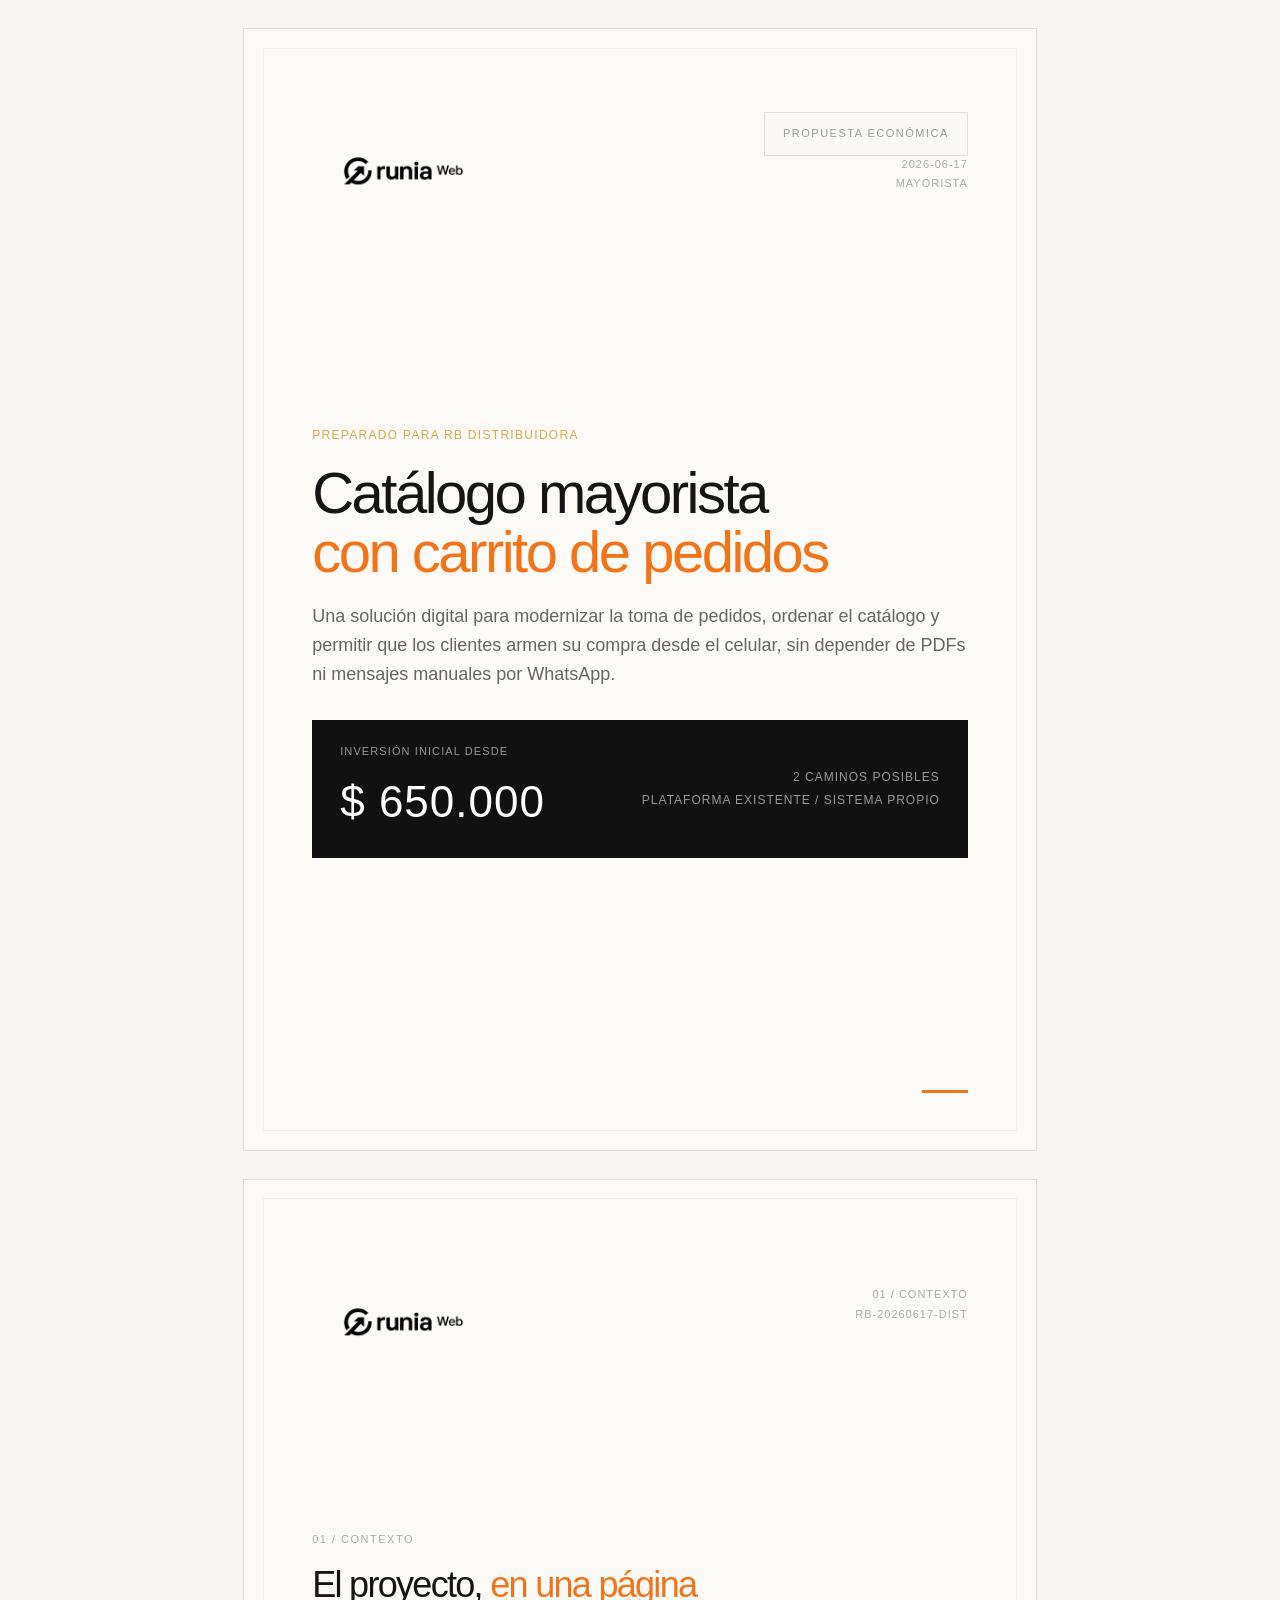
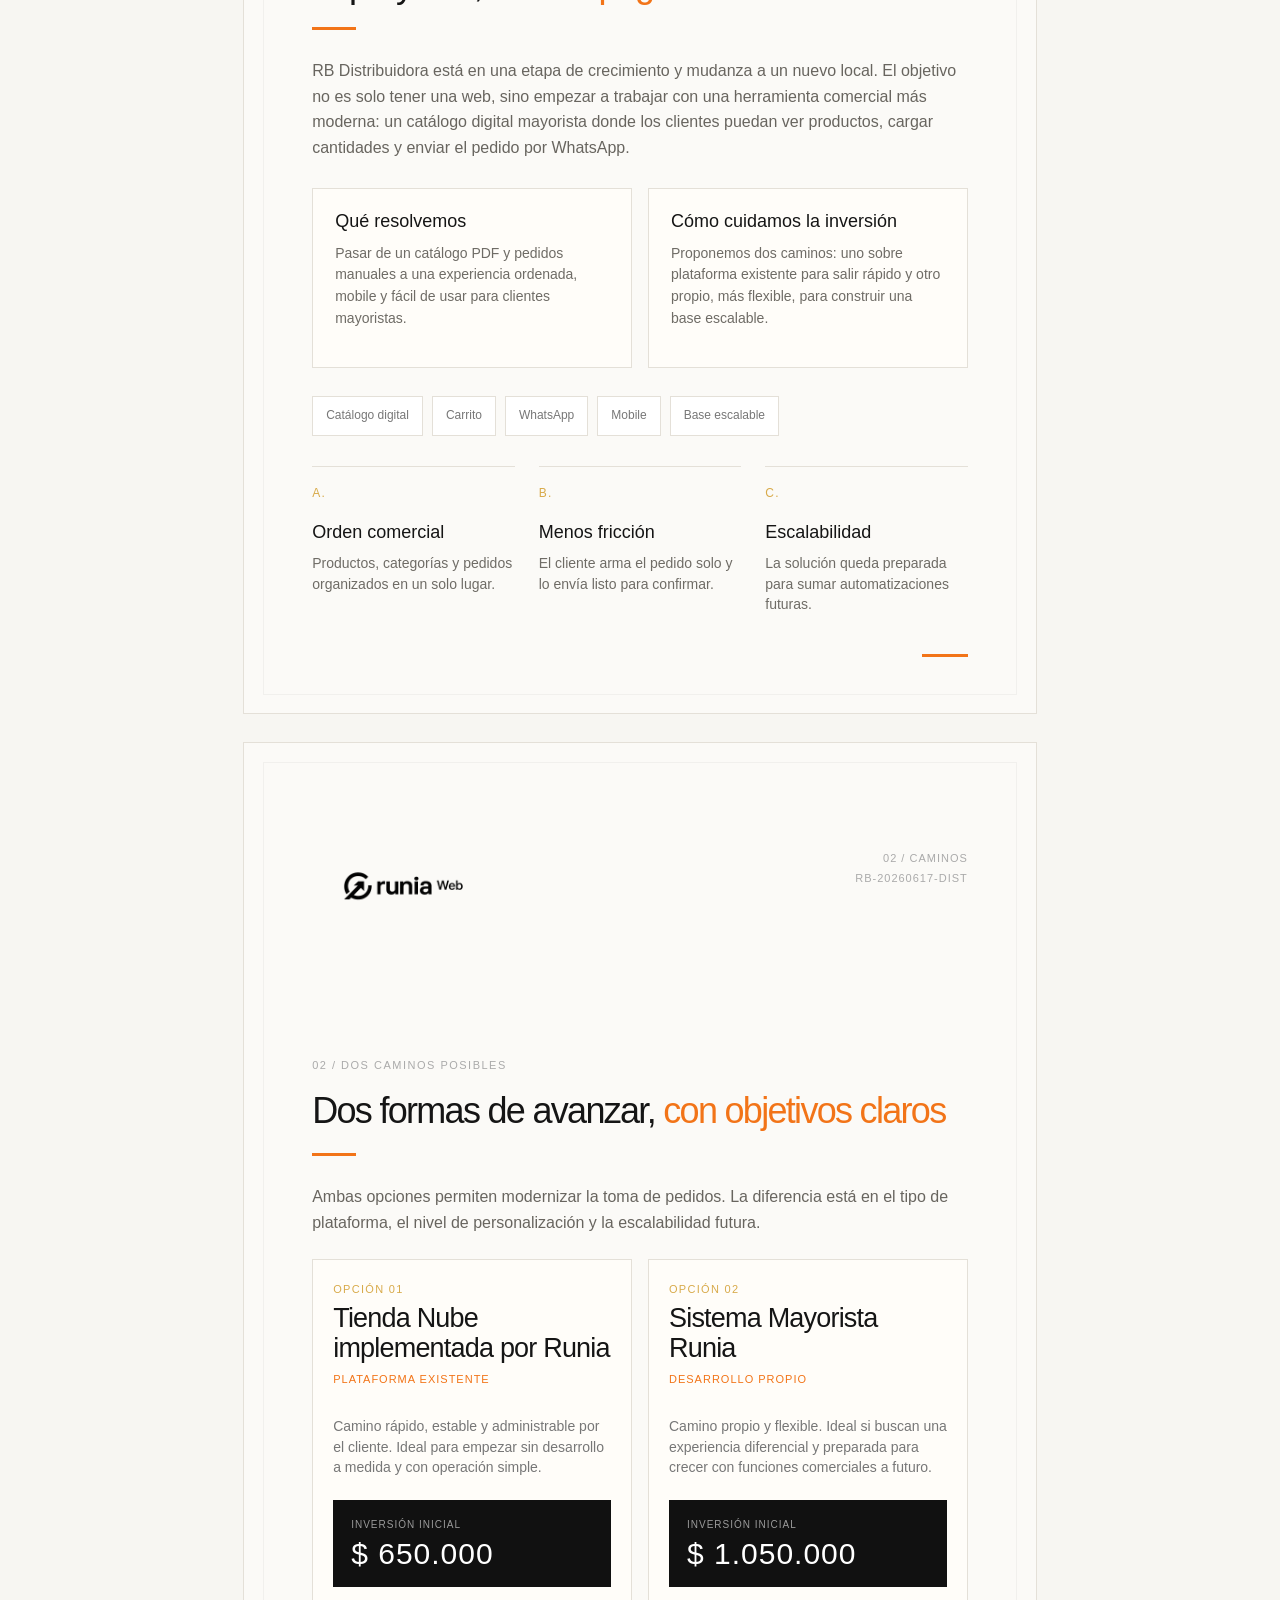
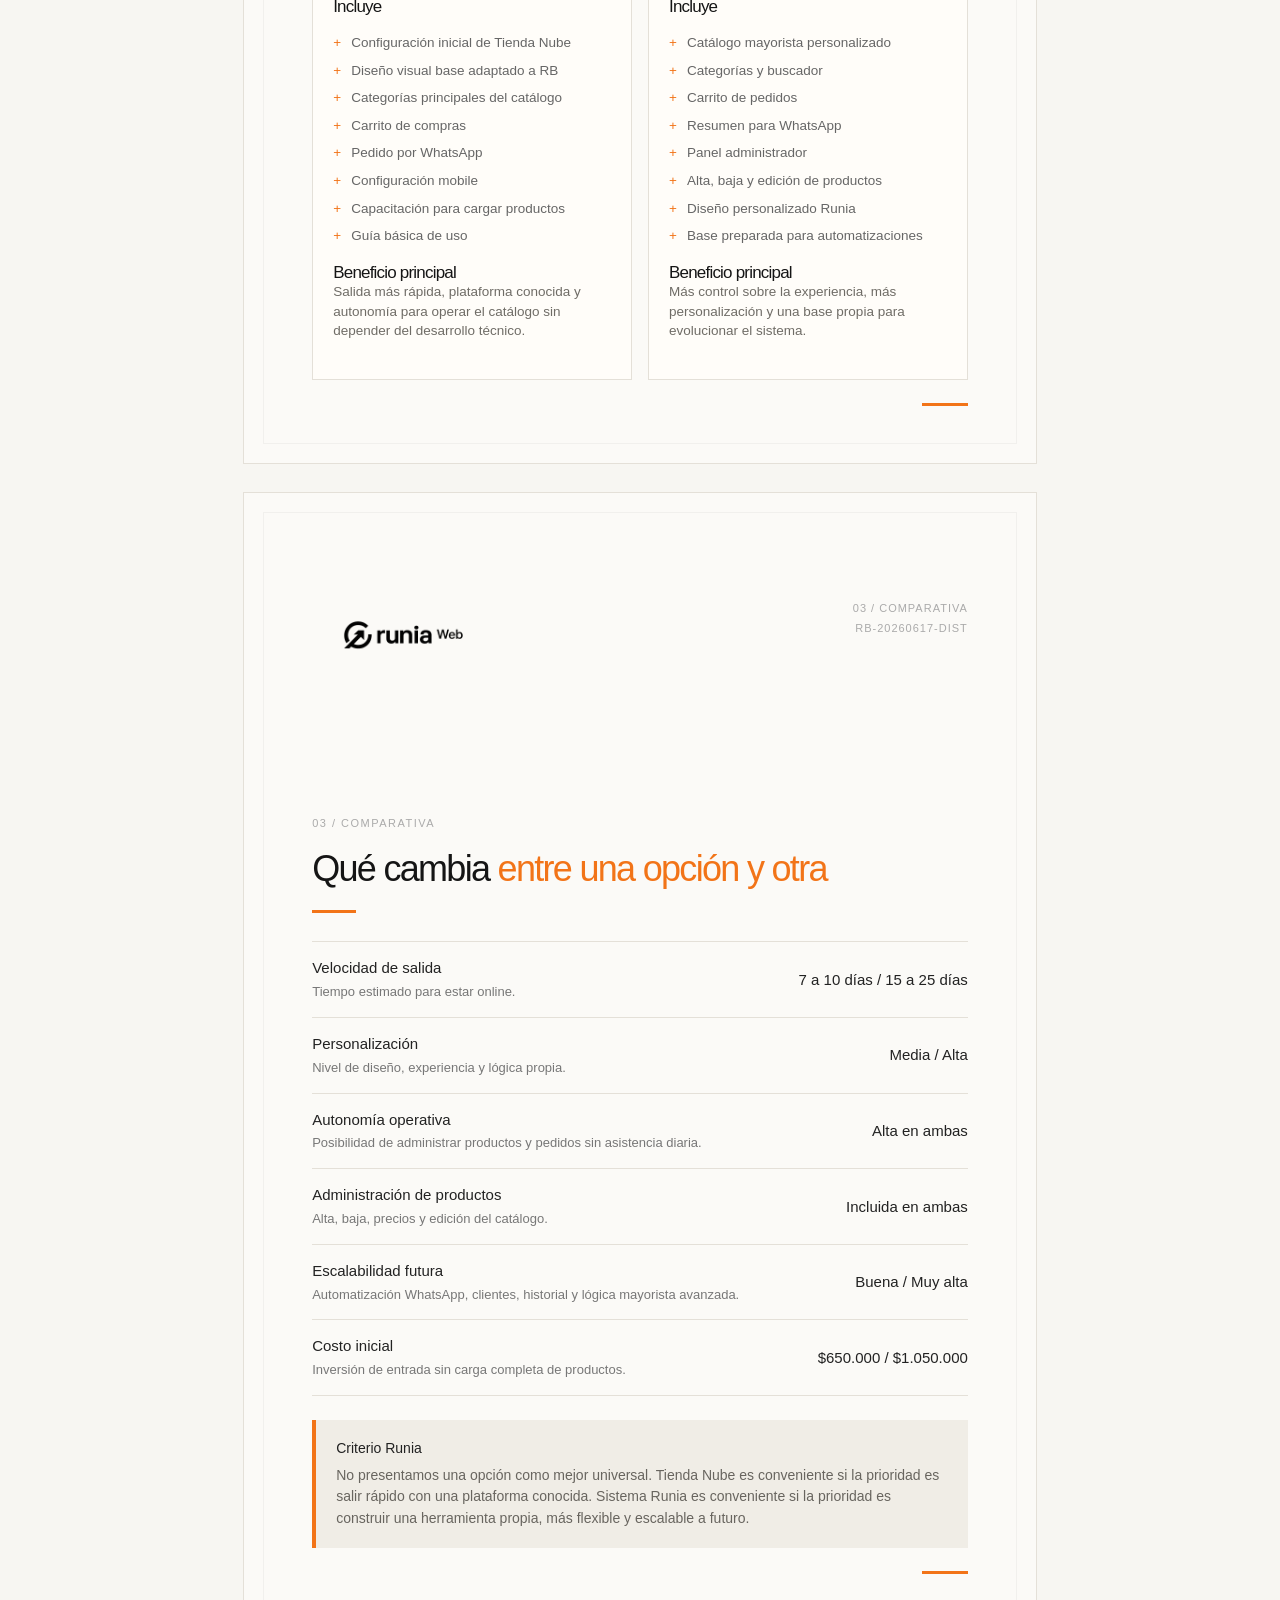
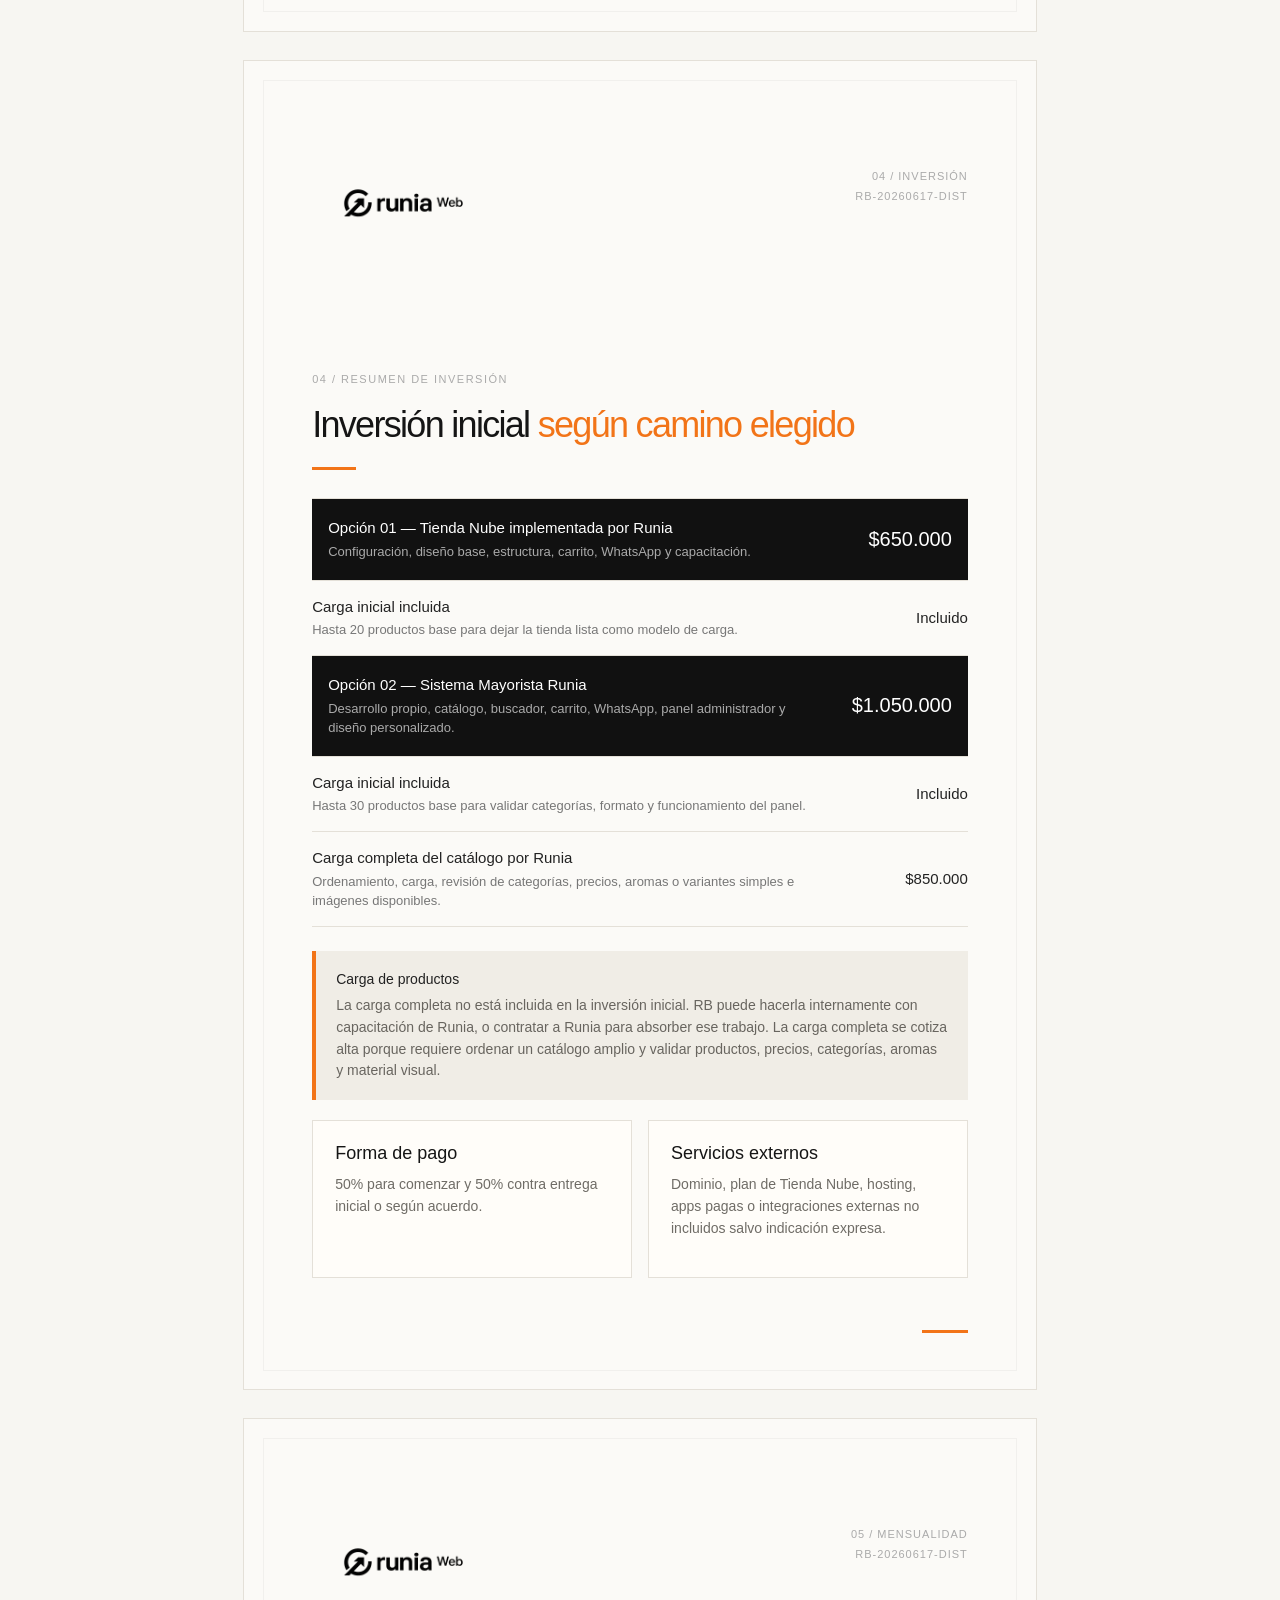
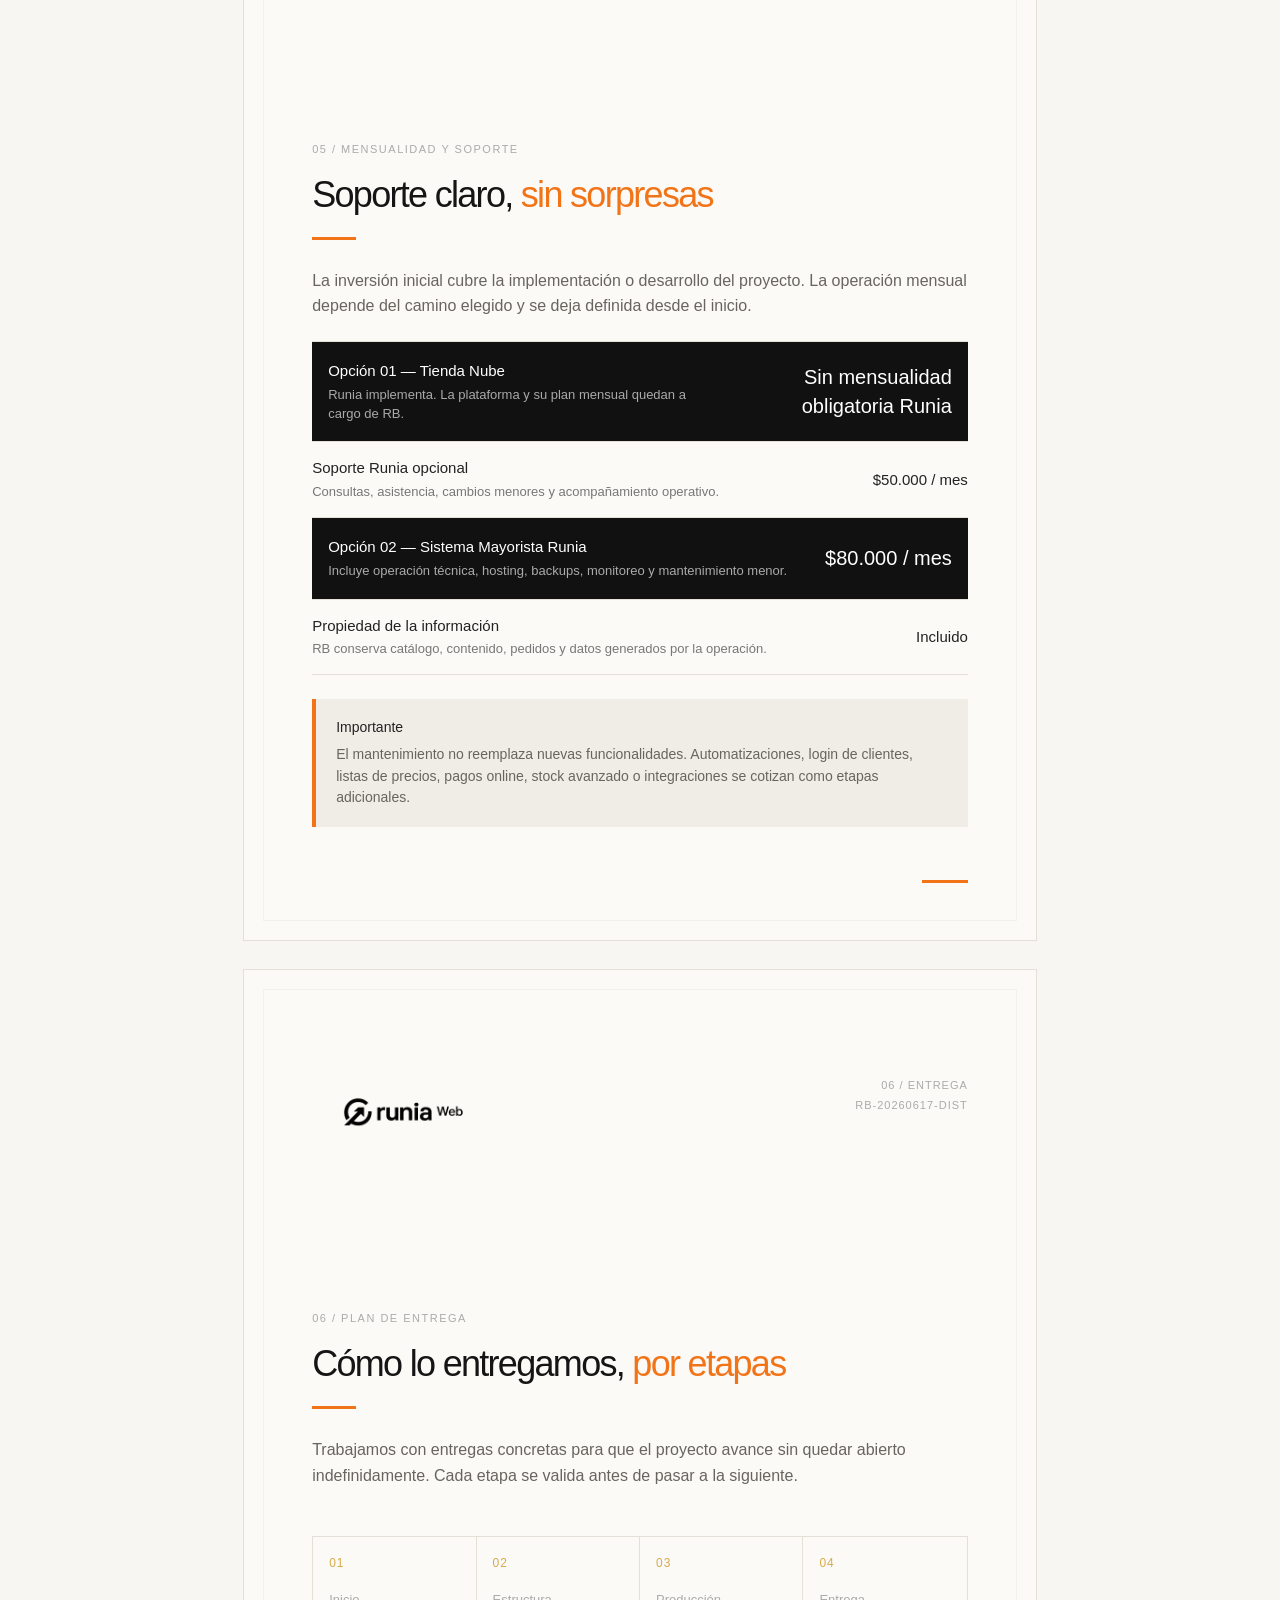
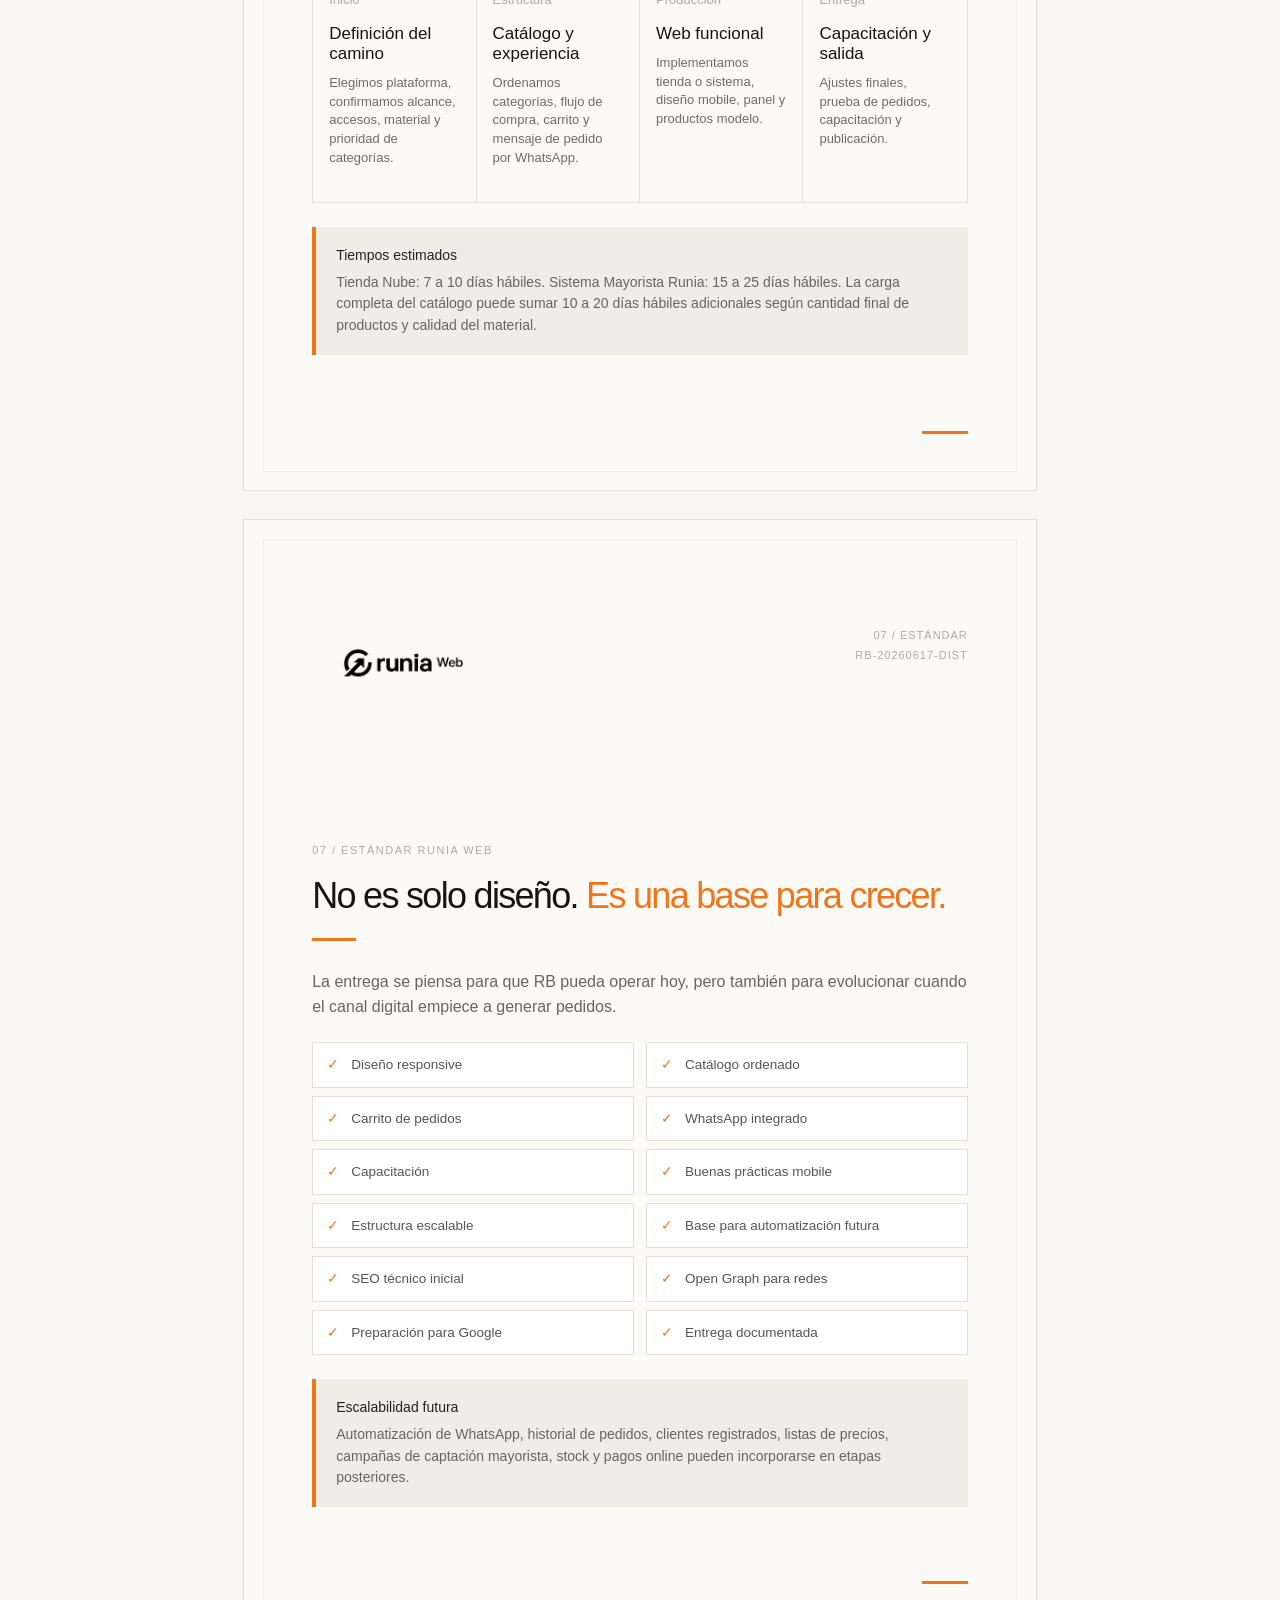
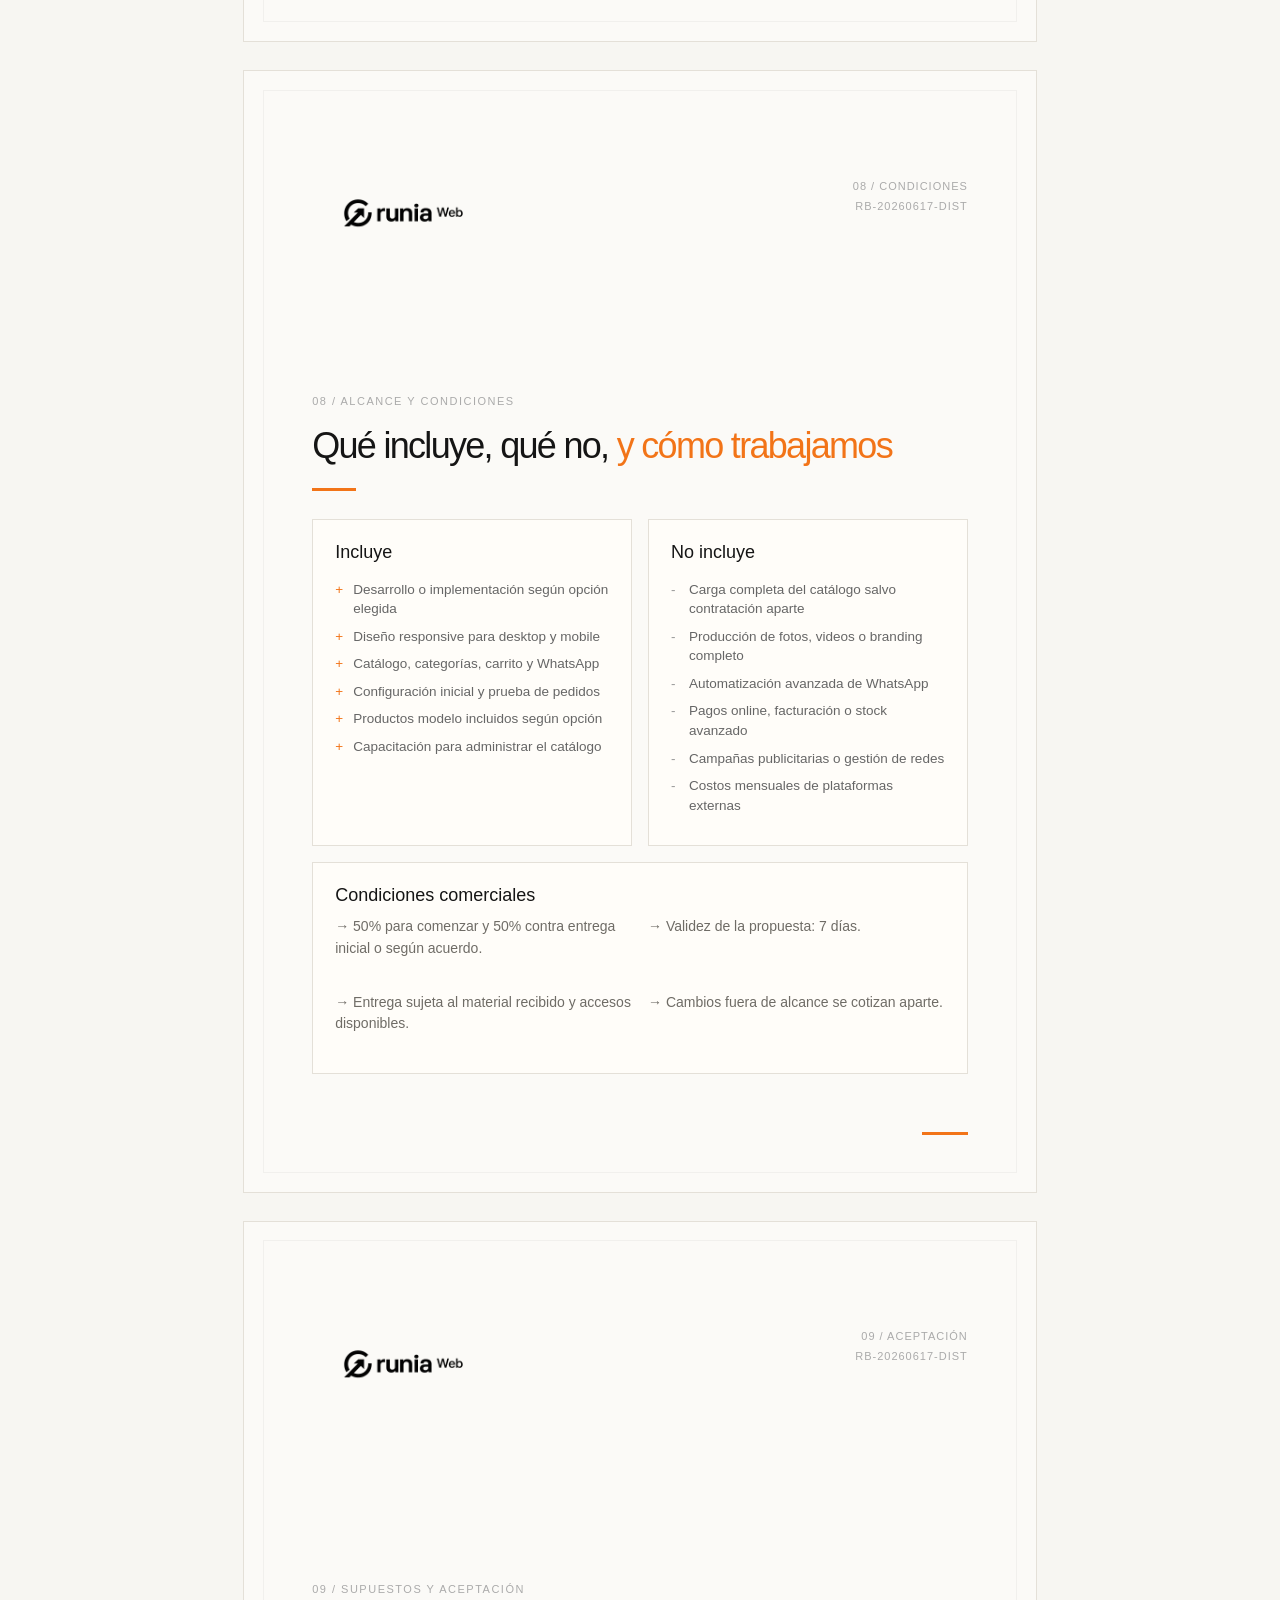
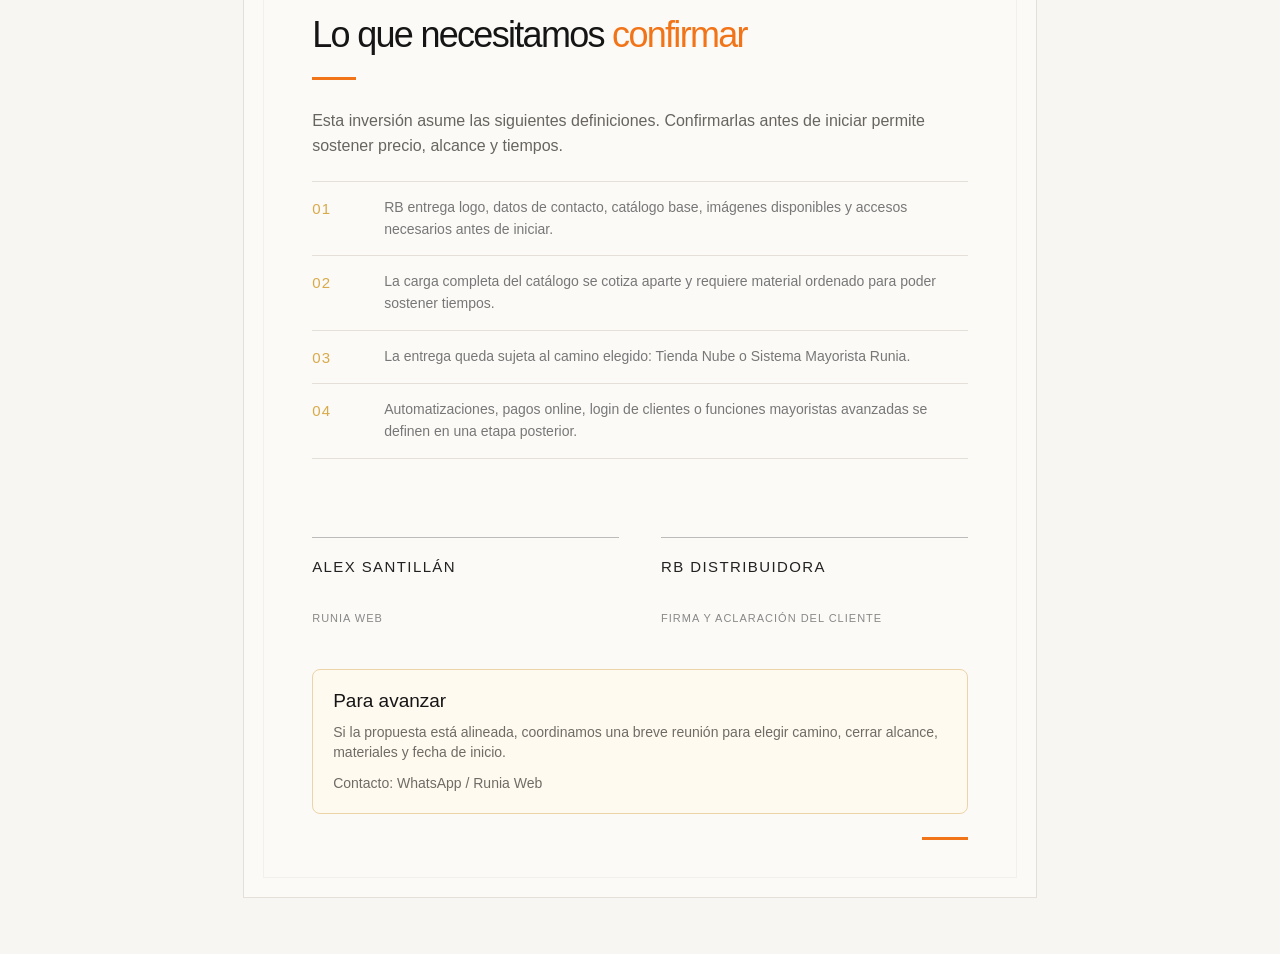
<file: propuesta-rb/propuesta-rb-distribuidora.html>
<!doctype html>
<html lang="es">
<head>
  <meta charset="utf-8" />
  <meta name="viewport" content="width=device-width, initial-scale=1" />
  <title>Propuesta Económica | RB Distribuidora | Runia Web</title>
  <style>
    :root{
      --bg:#f7f6f2;
      --paper:#fbfaf7;
      --ink:#151515;
      --muted:#6f6c66;
      --line:#e4e0d8;
      --soft:#f0ede6;
      --accent:#f27418;
      --gold:#d8aa4a;
      --black:#111111;
    }
    *{box-sizing:border-box}
    html,body{margin:0;background:var(--bg);color:var(--ink);font-family:Inter,Arial,sans-serif;line-height:1.45;-webkit-font-smoothing:antialiased;text-rendering:optimizeLegibility}
    body{padding:28px}
    .page{width:210mm;min-height:297mm;margin:0 auto 28px;background:var(--paper);border:1px solid var(--line);padding:22mm 18mm;position:relative;overflow:hidden;page-break-after:always}
    .page:before{content:"";position:absolute;inset:5mm;border:1px solid rgba(0,0,0,.04);pointer-events:none}
    .top{display:flex;justify-content:space-between;align-items:flex-start;margin-bottom:50mm;position:relative;z-index:1}
    .brand{min-height:126px;display:flex;align-items:center}
    .brand img{height:120px;width:auto;display:block}
    .tag{border:1px solid var(--line);padding:13px 18px;font-size:11px;letter-spacing:1.5px;color:#999;text-transform:uppercase;background:#faf9f5;font-weight:400}
    .meta{position:absolute;right:18mm;top:28mm;text-align:right;color:#aaa;font-size:11px;letter-spacing:1px;text-transform:uppercase;font-weight:400;line-height:1.8}
    .bottom-accent{position:absolute;right:18mm;bottom:15mm;width:46px;height:3px;background:var(--accent)}
    .section-id{font-size:11px;letter-spacing:1.5px;color:#aaa;text-transform:uppercase;font-weight:400;margin-bottom:18px}
    .eyebrow{font-size:12px;letter-spacing:1.3px;color:var(--gold);text-transform:uppercase;font-weight:400;margin-bottom:18px}
    h1{font-size:58px;line-height:1.03;letter-spacing:-2.5px;margin:0 0 20px;font-weight:400}
    h2{font-size:40px;line-height:1.08;letter-spacing:-1.7px;margin:0 0 18px;font-weight:400}
    h3{margin:0 0 10px;font-size:18px;line-height:1.18;font-weight:400}
    .accent{color:var(--accent);font-weight:400}
    p{font-size:16px;color:var(--muted);margin:0 0 16px;font-weight:400}
    .lead{font-size:18px;max-width:690px;color:#68655f;line-height:1.6}
    .rule{width:44px;height:3px;background:var(--accent);margin:22px 0 28px}
    .price-hero{margin-top:32px;background:#111;color:#fff;padding:24px 28px;display:flex;justify-content:space-between;align-items:center;min-height:95px}
    .price-hero small{display:block;color:#989898;text-transform:uppercase;font-size:11px;letter-spacing:1.1px;margin-bottom:10px;font-weight:400}
    .amount{font-size:44px;letter-spacing:1px;font-weight:400}
    .price-hero .right{text-align:right;color:#9a9a9a;font-size:12px;letter-spacing:1px;text-transform:uppercase;line-height:1.9}
    .grid-2{display:grid;grid-template-columns:1fr 1fr;gap:16px;margin:28px 0}
    .grid-3{display:grid;grid-template-columns:repeat(3,1fr);gap:16px;margin:28px 0}
    .card{border:1px solid var(--line);padding:22px;background:#fffdf9}
    .card p{font-size:14px;line-height:1.55}
    .chips{display:flex;flex-wrap:wrap;gap:9px;margin:20px 0 30px}
    .chip{border:1px solid var(--line);padding:10px 13px;color:#777;background:#fff;font-size:12px;font-weight:400}
    .abc{display:grid;grid-template-columns:repeat(3,1fr);gap:24px;margin-top:24px}
    .abc .item{border-top:1px solid var(--line);padding-top:18px}
    .abc .n{color:var(--gold);font-size:12px;font-weight:400;letter-spacing:1.2px;margin-bottom:20px}
    .abc p{font-size:14px}
    .options{display:grid;grid-template-columns:minmax(0,1fr) minmax(0,1fr);gap:16px;margin-top:24px;align-items:stretch;width:100%}
    .option{border:1px solid var(--line);background:#fffdf9;padding:22px 20px;min-height:635px;display:grid;grid-template-rows:22px 112px 84px 98px auto;row-gap:0;min-width:0;overflow:hidden}
    .label{font-size:11px;color:var(--gold);text-transform:uppercase;letter-spacing:1.3px;font-weight:400;margin:0}
    .option-head{display:grid;grid-template-columns:minmax(0,1fr);align-content:start;gap:9px;min-width:0}
    .option h3{font-size:27px;letter-spacing:-.8px;margin:0;font-weight:400;line-height:1.1;max-width:100%}
    .option-kind{font-size:11px;color:var(--accent);white-space:normal;text-transform:uppercase;letter-spacing:1px;font-weight:400;line-height:1.25}
    .subtitle{font-size:14px;color:#777;margin:0;line-height:1.45;max-width:100%}
    .price{background:#111;color:#fff;padding:18px;margin:0;align-self:start;width:100%}
    .price small{display:block;color:#9b9b9b;text-transform:uppercase;letter-spacing:1px;font-size:10px;margin-bottom:6px;font-weight:400}
    .price .amount{font-size:30px;font-weight:400;line-height:1}
    ul{padding-left:0;margin:16px 0 0;list-style:none}
    li{font-size:13.5px;color:#666;margin:8px 0;padding-left:18px;position:relative;font-weight:400}
    li:before{content:"+";position:absolute;left:0;color:var(--accent);font-weight:400}
    li.no:before{content:"-";color:#999}
    .table{border-top:1px solid var(--line);margin-top:22px}
    .row{display:grid;grid-template-columns:minmax(0,1fr) minmax(120px,auto);gap:20px;border-bottom:1px solid var(--line);padding:15px 0;align-items:center;min-width:0}
    .name{font-weight:400;font-size:15px;color:#222}
    .desc{color:#777;font-size:13px;margin-top:4px;font-weight:400}
    .value{font-weight:400;font-size:15px;text-align:right;color:#222;max-width:240px;overflow-wrap:anywhere}
    .row.dark{background:#111;color:white;padding:18px 16px}
    .row.dark .name,.row.dark .value{color:#fff}
    .row.dark .desc{color:#aaa}
    .row.dark .value{font-size:20px;font-weight:400}
    .note{background:var(--soft);border-left:4px solid var(--accent);padding:18px 20px;margin-top:24px;color:#68655f;font-size:14px;line-height:1.55;font-weight:400}
    .note .note-title{display:block;color:#222;margin-bottom:5px;font-weight:500}
    .timeline{display:grid;grid-template-columns:repeat(4,1fr);gap:0;margin-top:48px;border:1px solid var(--line)}
    .step{padding:18px 16px;border-right:1px solid var(--line);min-height:185px}
    .step:last-child{border-right:0}
    .num{font-size:12px;color:var(--gold);font-weight:400;letter-spacing:1px;margin-bottom:18px}
    .small{color:#aaa;font-size:13px;margin-bottom:14px;font-weight:400}
    .step h3{font-size:17px}
    .step p{font-size:13px}
    .checkgrid{display:grid;grid-template-columns:1fr 1fr;gap:8px 12px;margin-top:22px}
    .check{border:1px solid var(--line);padding:12px 14px;background:#fff;font-size:13.5px;font-weight:400;color:#555}
    .check:before{content:"✓";color:var(--accent);margin-right:12px}
    .conditions{display:grid;grid-template-columns:1fr 1fr;gap:16px;margin-top:24px}
    .acceptance-table .row{grid-template-columns:48px minmax(0,1fr);gap:24px;align-items:start}
    .acceptance-table .name{font-size:15px;color:var(--gold);letter-spacing:1.1px;padding-top:1px}
    .acceptance-table .desc{font-size:14px;line-height:1.55;margin-top:0;max-width:590px;text-align:left}
    .sign{display:grid;grid-template-columns:1fr 1fr;gap:42px;margin-top:78px}
    .signline{border-top:1px solid #bbb;padding-top:18px;min-height:96px;color:#888;text-transform:uppercase;font-size:11px;letter-spacing:1px;font-weight:400}
    .sign-name{display:block;color:#222;font-size:15px;margin-bottom:34px;letter-spacing:1.4px;font-weight:400}
    .cta{border:1px solid #edd3a8;background:#fffaf0;padding:20px;margin-top:36px;border-radius:8px}
    .cta h3{font-size:19px}
    .cta p{font-size:14px;margin:0}
    .compact .top{margin-bottom:26mm}
    .compact h2{font-size:36px}
    .compact p.lead{font-size:16px}
    @media print{body{padding:0;background:white}.page{margin:0;border:0;width:210mm;height:297mm;page-break-after:always}}
  </style>
</head>
<body>

<section class="page">
  <div class="top">
    <div class="brand"><img src="runia-logo-alt.png" alt="Runia Web"></div>
    <div class="tag">Propuesta económica</div>
  </div>
  <div class="eyebrow">Preparado para RB Distribuidora</div>
  <h1>Catálogo mayorista <br><span class="accent">con carrito de pedidos</span></h1>
  <p class="lead">Una solución digital para modernizar la toma de pedidos, ordenar el catálogo y permitir que los clientes armen su compra desde el celular, sin depender de PDFs ni mensajes manuales por WhatsApp.</p>
  <div class="price-hero">
    <div><small>Inversión inicial desde</small><div class="amount">$ 650.000</div></div>
    <div class="right">2 caminos posibles<br>Plataforma existente / Sistema propio</div>
  </div>
  <div class="meta">RB-20260617-DIST<br>2026-06-17<br>Mayorista</div>
  <div class="bottom-accent"></div>
</section>

<section class="page compact">
  <div class="brand"><img src="runia-logo-alt.png" alt="Runia Web"></div>
  <div class="meta">01 / Contexto<br>RB-20260617-DIST</div>
  <div style="margin-top:38mm"></div>
  <div class="section-id">01 / Contexto</div>
  <h2>El proyecto, <span class="accent">en una página</span></h2>
  <div class="rule"></div>
  <p class="lead">RB Distribuidora está en una etapa de crecimiento y mudanza a un nuevo local. El objetivo no es solo tener una web, sino empezar a trabajar con una herramienta comercial más moderna: un catálogo digital mayorista donde los clientes puedan ver productos, cargar cantidades y enviar el pedido por WhatsApp.</p>
  <div class="grid-2">
    <div class="card"><h3>Qué resolvemos</h3><p>Pasar de un catálogo PDF y pedidos manuales a una experiencia ordenada, mobile y fácil de usar para clientes mayoristas.</p></div>
    <div class="card"><h3>Cómo cuidamos la inversión</h3><p>Proponemos dos caminos: uno sobre plataforma existente para salir rápido y otro propio, más flexible, para construir una base escalable.</p></div>
  </div>
  <div class="chips"><div class="chip">Catálogo digital</div><div class="chip">Carrito</div><div class="chip">WhatsApp</div><div class="chip">Mobile</div><div class="chip">Base escalable</div></div>
  <div class="abc"><div class="item"><div class="n">A.</div><h3>Orden comercial</h3><p>Productos, categorías y pedidos organizados en un solo lugar.</p></div><div class="item"><div class="n">B.</div><h3>Menos fricción</h3><p>El cliente arma el pedido solo y lo envía listo para confirmar.</p></div><div class="item"><div class="n">C.</div><h3>Escalabilidad</h3><p>La solución queda preparada para sumar automatizaciones futuras.</p></div></div>
  <div class="bottom-accent"></div>
</section>

<section class="page compact">
  <div class="brand"><img src="runia-logo-alt.png" alt="Runia Web"></div>
  <div class="meta">02 / Caminos<br>RB-20260617-DIST</div>
  <div style="margin-top:28mm"></div>
  <div class="section-id">02 / Dos caminos posibles</div>
  <h2>Dos formas de avanzar, <span class="accent">con objetivos claros</span></h2>
  <div class="rule"></div>
  <p class="lead">Ambas opciones permiten modernizar la toma de pedidos. La diferencia está en el tipo de plataforma, el nivel de personalización y la escalabilidad futura.</p>
  <div class="options">
    <div class="option">
      <div class="label">Opción 01</div>
      <div class="option-head"><h3>Tienda Nube implementada por Runia</h3><div class="option-kind">Plataforma existente</div></div>
      <p class="subtitle">Camino rápido, estable y administrable por el cliente. Ideal para empezar sin desarrollo a medida y con operación simple.</p>
      <div class="price"><small>Inversión inicial</small><div class="amount">$ 650.000</div></div>
      <div>
        <h3 style="font-size:17px">Incluye</h3>
        <ul><li>Configuración inicial de Tienda Nube</li><li>Diseño visual base adaptado a RB</li><li>Categorías principales del catálogo</li><li>Carrito de compras</li><li>Pedido por WhatsApp</li><li>Configuración mobile</li><li>Capacitación para cargar productos</li><li>Guía básica de uso</li></ul>
        <h3 style="font-size:17px;margin-top:18px">Beneficio principal</h3><p style="font-size:13.5px">Salida más rápida, plataforma conocida y autonomía para operar el catálogo sin depender del desarrollo técnico.</p>
      </div>
    </div>
    <div class="option">
      <div class="label">Opción 02</div>
      <div class="option-head"><h3>Sistema Mayorista Runia</h3><div class="option-kind">Desarrollo propio</div></div>
      <p class="subtitle">Camino propio y flexible. Ideal si buscan una experiencia diferencial y preparada para crecer con funciones comerciales a futuro.</p>
      <div class="price"><small>Inversión inicial</small><div class="amount">$ 1.050.000</div></div>
      <div>
        <h3 style="font-size:17px">Incluye</h3>
        <ul><li>Catálogo mayorista personalizado</li><li>Categorías y buscador</li><li>Carrito de pedidos</li><li>Resumen para WhatsApp</li><li>Panel administrador</li><li>Alta, baja y edición de productos</li><li>Diseño personalizado Runia</li><li>Base preparada para automatizaciones</li></ul>
        <h3 style="font-size:17px;margin-top:18px">Beneficio principal</h3><p style="font-size:13.5px">Más control sobre la experiencia, más personalización y una base propia para evolucionar el sistema.</p>
      </div>
    </div>
  </div>
  <div class="bottom-accent"></div>
</section>

<section class="page compact">
  <div class="brand"><img src="runia-logo-alt.png" alt="Runia Web"></div>
  <div class="meta">03 / Comparativa<br>RB-20260617-DIST</div>
  <div style="margin-top:30mm"></div>
  <div class="section-id">03 / Comparativa</div>
  <h2>Qué cambia <span class="accent">entre una opción y otra</span></h2>
  <div class="rule"></div>
  <div class="table">
    <div class="row"><div><div class="name">Velocidad de salida</div><div class="desc">Tiempo estimado para estar online.</div></div><div class="value">7 a 10 días / 15 a 25 días</div></div>
    <div class="row"><div><div class="name">Personalización</div><div class="desc">Nivel de diseño, experiencia y lógica propia.</div></div><div class="value">Media / Alta</div></div>
    <div class="row"><div><div class="name">Autonomía operativa</div><div class="desc">Posibilidad de administrar productos y pedidos sin asistencia diaria.</div></div><div class="value">Alta en ambas</div></div>
    <div class="row"><div><div class="name">Administración de productos</div><div class="desc">Alta, baja, precios y edición del catálogo.</div></div><div class="value">Incluida en ambas</div></div>
    <div class="row"><div><div class="name">Escalabilidad futura</div><div class="desc">Automatización WhatsApp, clientes, historial y lógica mayorista avanzada.</div></div><div class="value">Buena / Muy alta</div></div>
    <div class="row"><div><div class="name">Costo inicial</div><div class="desc">Inversión de entrada sin carga completa de productos.</div></div><div class="value">$650.000 / $1.050.000</div></div>
  </div>
  <div class="note"><span class="note-title">Criterio Runia</span>No presentamos una opción como mejor universal. Tienda Nube es conveniente si la prioridad es salir rápido con una plataforma conocida. Sistema Runia es conveniente si la prioridad es construir una herramienta propia, más flexible y escalable a futuro.</div>
  <div class="bottom-accent"></div>
</section>

<section class="page compact">
  <div class="brand"><img src="runia-logo-alt.png" alt="Runia Web"></div>
  <div class="meta">04 / Inversión<br>RB-20260617-DIST</div>
  <div style="margin-top:27mm"></div>
  <div class="section-id">04 / Resumen de inversión</div>
  <h2>Inversión inicial <span class="accent">según camino elegido</span></h2>
  <div class="rule"></div>
  <div class="table">
    <div class="row dark"><div><div class="name">Opción 01 — Tienda Nube implementada por Runia</div><div class="desc">Configuración, diseño base, estructura, carrito, WhatsApp y capacitación.</div></div><div class="value">$650.000</div></div>
    <div class="row"><div><div class="name">Carga inicial incluida</div><div class="desc">Hasta 20 productos base para dejar la tienda lista como modelo de carga.</div></div><div class="value">Incluido</div></div>
    <div class="row dark"><div><div class="name">Opción 02 — Sistema Mayorista Runia</div><div class="desc">Desarrollo propio, catálogo, buscador, carrito, WhatsApp, panel administrador y diseño personalizado.</div></div><div class="value">$1.050.000</div></div>
    <div class="row"><div><div class="name">Carga inicial incluida</div><div class="desc">Hasta 30 productos base para validar categorías, formato y funcionamiento del panel.</div></div><div class="value">Incluido</div></div>
    <div class="row"><div><div class="name">Carga completa del catálogo por Runia</div><div class="desc">Ordenamiento, carga, revisión de categorías, precios, aromas o variantes simples e imágenes disponibles.</div></div><div class="value">$850.000</div></div>
  </div>
  <div class="note"><span class="note-title">Carga de productos</span>La carga completa no está incluida en la inversión inicial. RB puede hacerla internamente con capacitación de Runia, o contratar a Runia para absorber ese trabajo. La carga completa se cotiza alta porque requiere ordenar un catálogo amplio y validar productos, precios, categorías, aromas y material visual.</div>
  <div class="grid-2" style="margin-top:20px">
    <div class="card"><h3>Forma de pago</h3><p>50% para comenzar y 50% contra entrega inicial o según acuerdo.</p></div>
    <div class="card"><h3>Servicios externos</h3><p>Dominio, plan de Tienda Nube, hosting, apps pagas o integraciones externas no incluidos salvo indicación expresa.</p></div>
  </div>
  <div class="bottom-accent"></div>
</section>

<section class="page compact">
  <div class="brand"><img src="runia-logo-alt.png" alt="Runia Web"></div>
  <div class="meta">05 / Mensualidad<br>RB-20260617-DIST</div>
  <div style="margin-top:30mm"></div>
  <div class="section-id">05 / Mensualidad y soporte</div>
  <h2>Soporte claro, <span class="accent">sin sorpresas</span></h2>
  <div class="rule"></div>
  <p class="lead">La inversión inicial cubre la implementación o desarrollo del proyecto. La operación mensual depende del camino elegido y se deja definida desde el inicio.</p>
  <div class="table">
    <div class="row dark"><div><div class="name">Opción 01 — Tienda Nube</div><div class="desc">Runia implementa. La plataforma y su plan mensual quedan a cargo de RB.</div></div><div class="value">Sin mensualidad obligatoria Runia</div></div>
    <div class="row"><div><div class="name">Soporte Runia opcional</div><div class="desc">Consultas, asistencia, cambios menores y acompañamiento operativo.</div></div><div class="value">$50.000 / mes</div></div>
    <div class="row dark"><div><div class="name">Opción 02 — Sistema Mayorista Runia</div><div class="desc">Incluye operación técnica, hosting, backups, monitoreo y mantenimiento menor.</div></div><div class="value">$80.000 / mes</div></div>
    <div class="row"><div><div class="name">Propiedad de la información</div><div class="desc">RB conserva catálogo, contenido, pedidos y datos generados por la operación.</div></div><div class="value">Incluido</div></div>
  </div>
  <div class="note"><span class="note-title">Importante</span>El mantenimiento no reemplaza nuevas funcionalidades. Automatizaciones, login de clientes, listas de precios, pagos online, stock avanzado o integraciones se cotizan como etapas adicionales.</div>
  <div class="bottom-accent"></div>
</section>

<section class="page compact">
  <div class="brand"><img src="runia-logo-alt.png" alt="Runia Web"></div>
  <div class="meta">06 / Entrega<br>RB-20260617-DIST</div>
  <div style="margin-top:35mm"></div>
  <div class="section-id">06 / Plan de entrega</div>
  <h2>Cómo lo entregamos, <span class="accent">por etapas</span></h2>
  <div class="rule"></div>
  <p class="lead">Trabajamos con entregas concretas para que el proyecto avance sin quedar abierto indefinidamente. Cada etapa se valida antes de pasar a la siguiente.</p>
  <div class="timeline"><div class="step"><div class="num">01</div><div class="small">Inicio</div><h3>Definición del camino</h3><p>Elegimos plataforma, confirmamos alcance, accesos, material y prioridad de categorías.</p></div><div class="step"><div class="num">02</div><div class="small">Estructura</div><h3>Catálogo y experiencia</h3><p>Ordenamos categorías, flujo de compra, carrito y mensaje de pedido por WhatsApp.</p></div><div class="step"><div class="num">03</div><div class="small">Producción</div><h3>Web funcional</h3><p>Implementamos tienda o sistema, diseño mobile, panel y productos modelo.</p></div><div class="step"><div class="num">04</div><div class="small">Entrega</div><h3>Capacitación y salida</h3><p>Ajustes finales, prueba de pedidos, capacitación y publicación.</p></div></div>
  <div class="note"><span class="note-title">Tiempos estimados</span>Tienda Nube: 7 a 10 días hábiles. Sistema Mayorista Runia: 15 a 25 días hábiles. La carga completa del catálogo puede sumar 10 a 20 días hábiles adicionales según cantidad final de productos y calidad del material.</div>
  <div class="bottom-accent"></div>
</section>

<section class="page compact">
  <div class="brand"><img src="runia-logo-alt.png" alt="Runia Web"></div>
  <div class="meta">07 / Estándar<br>RB-20260617-DIST</div>
  <div style="margin-top:30mm"></div>
  <div class="section-id">07 / Estándar Runia Web</div>
  <h2>No es solo diseño. <span class="accent">Es una base para crecer.</span></h2>
  <div class="rule"></div>
  <p class="lead">La entrega se piensa para que RB pueda operar hoy, pero también para evolucionar cuando el canal digital empiece a generar pedidos.</p>
  <div class="checkgrid"><div class="check">Diseño responsive</div><div class="check">Catálogo ordenado</div><div class="check">Carrito de pedidos</div><div class="check">WhatsApp integrado</div><div class="check">Capacitación</div><div class="check">Buenas prácticas mobile</div><div class="check">Estructura escalable</div><div class="check">Base para automatización futura</div><div class="check">SEO técnico inicial</div><div class="check">Open Graph para redes</div><div class="check">Preparación para Google</div><div class="check">Entrega documentada</div></div>
  <div class="note"><span class="note-title">Escalabilidad futura</span>Automatización de WhatsApp, historial de pedidos, clientes registrados, listas de precios, campañas de captación mayorista, stock y pagos online pueden incorporarse en etapas posteriores.</div>
  <div class="bottom-accent"></div>
</section>

<section class="page compact">
  <div class="brand"><img src="runia-logo-alt.png" alt="Runia Web"></div>
  <div class="meta">08 / Condiciones<br>RB-20260617-DIST</div>
  <div style="margin-top:30mm"></div>
  <div class="section-id">08 / Alcance y condiciones</div>
  <h2>Qué incluye, qué no, <span class="accent">y cómo trabajamos</span></h2>
  <div class="rule"></div>
  <div class="conditions"><div class="card"><h3>Incluye</h3><ul><li>Desarrollo o implementación según opción elegida</li><li>Diseño responsive para desktop y mobile</li><li>Catálogo, categorías, carrito y WhatsApp</li><li>Configuración inicial y prueba de pedidos</li><li>Productos modelo incluidos según opción</li><li>Capacitación para administrar el catálogo</li></ul></div><div class="card"><h3>No incluye</h3><ul><li class="no">Carga completa del catálogo salvo contratación aparte</li><li class="no">Producción de fotos, videos o branding completo</li><li class="no">Automatización avanzada de WhatsApp</li><li class="no">Pagos online, facturación o stock avanzado</li><li class="no">Campañas publicitarias o gestión de redes</li><li class="no">Costos mensuales de plataformas externas</li></ul></div></div>
  <div class="card" style="margin-top:16px"><h3>Condiciones comerciales</h3><div class="grid-2" style="margin:0"><p>→ 50% para comenzar y 50% contra entrega inicial o según acuerdo.</p><p>→ Validez de la propuesta: 7 días.</p><p>→ Entrega sujeta al material recibido y accesos disponibles.</p><p>→ Cambios fuera de alcance se cotizan aparte.</p></div></div>
  <div class="bottom-accent"></div>
</section>

<section class="page compact">
  <div class="brand"><img src="runia-logo-alt.png" alt="Runia Web"></div>
  <div class="meta">09 / Aceptación<br>RB-20260617-DIST</div>
  <div style="margin-top:40mm"></div>
  <div class="section-id">09 / Supuestos y aceptación</div>
  <h2>Lo que necesitamos <span class="accent">confirmar</span></h2>
  <div class="rule"></div>
  <p class="lead">Esta inversión asume las siguientes definiciones. Confirmarlas antes de iniciar permite sostener precio, alcance y tiempos.</p>
  <div class="table acceptance-table"><div class="row"><div class="name">01</div><div class="desc">RB entrega logo, datos de contacto, catálogo base, imágenes disponibles y accesos necesarios antes de iniciar.</div></div><div class="row"><div class="name">02</div><div class="desc">La carga completa del catálogo se cotiza aparte y requiere material ordenado para poder sostener tiempos.</div></div><div class="row"><div class="name">03</div><div class="desc">La entrega queda sujeta al camino elegido: Tienda Nube o Sistema Mayorista Runia.</div></div><div class="row"><div class="name">04</div><div class="desc">Automatizaciones, pagos online, login de clientes o funciones mayoristas avanzadas se definen en una etapa posterior.</div></div></div>
  <div class="sign"><div class="signline"><span class="sign-name">Alex Santillán</span>Runia Web</div><div class="signline"><span class="sign-name">RB Distribuidora</span>Firma y aclaración del cliente</div></div>
  <div class="cta"><h3>Para avanzar</h3><p>Si la propuesta está alineada, coordinamos una breve reunión para elegir camino, cerrar alcance, materiales y fecha de inicio.</p><p style="margin-top:10px">Contacto: WhatsApp / Runia Web</p></div>
  <div class="bottom-accent"></div>
</section>

</body>
</html>
</file>
<file: match/styles.css>
:root {
  --bg: #050914;
  --bg-2: #081226;
  --surface: #0b162a;
  --surface-2: #0d1b31;
  --text: #f5f8ff;
  --muted: #a5b4cf;
  --lime: #b8ff3c;
  --line: rgba(167, 183, 214, 0.2);
  --line-strong: rgba(167, 183, 214, 0.3);
  --radius: 24px;
  --shadow: 0 22px 46px rgba(2, 7, 16, 0.46);
  --lime-glow: 0 0 18px rgba(184, 255, 60, 0.28);
}

* {
  box-sizing: border-box;
}

html {
  scroll-behavior: smooth;
  overflow-x: clip;
}

body {
  margin: 0;
  font-family: "Sora", system-ui, sans-serif;
  color: var(--text);
  line-height: 1.65;
  letter-spacing: -0.01em;
  background:
    radial-gradient(circle at 14% -8%, rgba(50, 93, 173, 0.28), transparent 40%),
    radial-gradient(circle at 82% 12%, rgba(184, 255, 60, 0.08), transparent 30%),
    linear-gradient(180deg, #040913 0%, #060d1a 100%);
  overflow-x: hidden;
}

img,
svg {
  max-width: 100%;
}

.bg-grid {
  position: fixed;
  inset: 0;
  z-index: -1;
  pointer-events: none;
  opacity: 0.06;
  background-image:
    linear-gradient(transparent 96%, rgba(255, 255, 255, 0.08) 100%),
    linear-gradient(90deg, transparent 96%, rgba(255, 255, 255, 0.08) 100%);
  background-size: 40px 40px;
}

.container {
  width: min(1120px, 90%);
  margin: 0 auto;
}

.section {
  position: relative;
  padding: clamp(72px, 8vw, 92px) 0;
  --float-offset: 0px;
}

.section::after {
  content: "";
  position: absolute;
  width: 280px;
  height: 280px;
  border-radius: 50%;
  top: 16%;
  right: 6%;
  pointer-events: none;
  z-index: -1;
  transform: translateY(var(--float-offset));
  background: radial-gradient(circle, rgba(184, 255, 60, 0.08) 0%, rgba(184, 255, 60, 0) 70%);
}

.section-dark {
  background: linear-gradient(180deg, rgba(9, 18, 34, 0.78), rgba(8, 16, 30, 0.95));
}

.site-header {
  position: sticky;
  top: 0;
  z-index: 20;
  background: rgba(5, 11, 21, 0.64);
  backdrop-filter: blur(12px);
  border-bottom: 1px solid rgba(154, 174, 210, 0.16);
}

.header-inner {
  min-height: 78px;
  display: flex;
  align-items: center;
  justify-content: space-between;
  gap: 24px;
}

.brand {
  display: inline-flex;
  align-items: center;
  text-decoration: none;
}

.brand-logo {
  width: clamp(158px, 18vw, 214px);
  height: auto;
  display: block;
  opacity: 0;
  transform: translateY(20px);
  animation: hero-fade-in 0.6s ease-out 0s forwards;
}

.desktop-nav {
  display: flex;
  gap: 20px;
}

.desktop-nav a {
  color: #fff;
  text-decoration: none;
  font-size: 0.9rem;
  font-weight: 700;
  letter-spacing: 0.08em;
  transition: color 0.24s ease, text-shadow 0.24s ease;
}

.desktop-nav a:hover {
  color: var(--lime);
  text-shadow: var(--lime-glow);
}

.desktop-nav .nav-demo {
  color: #122002;
  border: 1px solid rgba(184, 255, 60, 0.58);
  border-radius: 999px;
  background: linear-gradient(135deg, #d2ff78 0%, #b8ff3c 52%, #a5ef24 100%);
  box-shadow:
    0 10px 24px rgba(184, 255, 60, 0.24),
    0 0 0 1px rgba(220, 255, 154, 0.4) inset;
  padding: 0.46rem 1rem;
  text-shadow: none;
}

.desktop-nav .nav-demo:hover {
  color: #0f1801;
  border-color: rgba(210, 255, 126, 0.9);
  text-shadow: none;
  box-shadow:
    0 14px 30px rgba(184, 255, 60, 0.32),
    0 0 0 1px rgba(236, 255, 198, 0.5) inset;
}

.hero {
  padding-top: clamp(86px, 10vw, 126px);
  padding-bottom: clamp(74px, 9vw, 112px);
  min-height: min(84vh, 760px);
  display: grid;
  align-items: center;
  overflow: hidden;
  background-image: url('assets/images/hero/hero-padel-tech.webp');
  background-size: cover;
  background-position: center;
  background-repeat: no-repeat;
}

.hero::before {
  content: "";
  position: absolute;
  inset: 0;
  z-index: 0;
  background: linear-gradient(rgba(5, 7, 10, 0.72), rgba(5, 7, 10, 0.88));
}

.hero-gradient {
  position: absolute;
  inset: 0;
  z-index: 0;
  background:
    radial-gradient(circle at 18% 20%, rgba(57, 107, 193, 0.22), transparent 48%),
    radial-gradient(circle at 80% 75%, rgba(184, 255, 60, 0.08), transparent 40%);
}

.hero .container {
  position: relative;
  z-index: 1;
}

.hero-layout,
.split-layout {
  display: grid;
  gap: clamp(50px, 7vw, 96px);
  align-items: center;
}

.hero-copy {
  max-width: 860px;
  margin: 0 auto;
}

h1,
h2,
h3 {
  margin: 0;
}

h1,
h2 {
  font-weight: 700;
  line-height: 1.12;
  text-transform: uppercase;
  letter-spacing: 0.03em;
}

.section h2 {
  margin-bottom: 18px;
}

h1 {
  font-size: clamp(1.95rem, 6vw, 4rem);
  max-width: 14ch;
}

h2 {
  font-size: clamp(1.72rem, 4.4vw, 3.02rem);
  max-width: 18ch;
  margin-bottom: 26px;
}

h3 {
  font-size: clamp(1.1rem, 2vw, 1.34rem);
  font-weight: 600;
  letter-spacing: -0.01em;
  margin-bottom: 12px;
}

p {
  margin: 0;
  color: #dae4f7;
}

.hero-subtitle {
  margin-top: 24px;
  max-width: 48ch;
  color: #e6eeff;
  font-size: clamp(0.96rem, 1.7vw, 1.15rem);
}

.hero-actions {
  margin-top: 38px;
  display: flex;
  flex-wrap: wrap;
  gap: 14px;
}

#hero h1,
#hero .hero-subtitle,
#hero .hero-actions {
  opacity: 0;
  transform: translateY(20px);
  animation: hero-fade-in 0.6s ease-out forwards;
}

#hero h1 {
  animation-delay: 0.1s;
}

#hero .hero-subtitle {
  animation-delay: 0.2s;
}

#hero .hero-actions {
  animation-delay: 0.3s;
}

.hero-chips {
  margin-top: 32px;
  display: flex;
  flex-wrap: wrap;
  gap: 10px;
}

.chip {
  font-size: 0.76rem;
  letter-spacing: 0.09em;
  font-weight: 600;
  color: #dff8a6;
  border: 1px solid rgba(184, 255, 60, 0.3);
  background: rgba(14, 27, 48, 0.75);
  border-radius: 999px;
  padding: 0.45rem 0.78rem;
}

.section-kicker {
  margin: 0 0 14px;
  font-size: 0.9rem;
  font-weight: 500;
  color: var(--lime);
  letter-spacing: 0.01em;
}

.brand-underscore {
  color: var(--lime);
  text-shadow: var(--lime-glow);
}

.btn {
  display: inline-flex;
  align-items: center;
  justify-content: center;
  border-radius: 999px;
  padding: 0.94rem 1.52rem;
  border: 1px solid transparent;
  text-decoration: none;
  font-weight: 500;
  font-size: 0.96rem;
  color: var(--text);
  transition: transform 0.22s ease, box-shadow 0.25s ease, border-color 0.25s ease, background 0.25s ease;
}

.btn:hover {
  transform: translateY(-2px);
}

.btn-lg {
  padding: 1.04rem 1.84rem;
}

.btn-primary {
  color: #152205;
  background: linear-gradient(135deg, #c8ff60 0%, #abf52d 100%);
  box-shadow: 0 16px 28px rgba(184, 255, 60, 0.24), 0 0 0 1px rgba(184, 255, 60, 0.24) inset;
}

#hero .btn-primary {
  animation: hero-lime-glow 3s ease-in-out infinite;
}

.btn-primary:hover {
  box-shadow: 0 20px 34px rgba(184, 255, 60, 0.28), 0 0 0 1px rgba(184, 255, 60, 0.34) inset;
}

.btn-outline {
  color: #ebf2ff;
  border-color: rgba(166, 188, 226, 0.36);
  background: rgba(10, 22, 38, 0.7);
}

.btn-outline:hover {
  border-color: rgba(184, 255, 60, 0.54);
  box-shadow: 0 0 0 1px rgba(184, 255, 60, 0.22) inset;
}

.section-subtitle {
  color: #cad7f0;
  max-width: 52ch;
  margin-bottom: 20px;
}

.system-shot-frame {
  min-height: 350px;
  border-radius: 30px;
  border: 1px solid var(--line-strong);
  background: linear-gradient(180deg, rgba(14, 27, 47, 0.93), rgba(10, 20, 37, 0.94));
  box-shadow: var(--shadow), 0 0 22px rgba(184, 255, 60, 0.08);
  padding: clamp(14px, 1.8vw, 20px);
  display: flex;
}

.system-shot-frame--large {
  min-height: 350px;
}

.system-shot {
  width: 100%;
  height: 100%;
  min-height: 300px;
  object-fit: cover;
  border-radius: 20px;
  border: 1px solid rgba(170, 188, 226, 0.26);
  box-shadow: 0 18px 36px rgba(1, 5, 12, 0.52);
  background: rgba(9, 16, 30, 0.72);
}

.feature-list {
  margin: 0;
  padding: 0;
  list-style: none;
  display: grid;
  gap: 14px;
}

.feature-list li {
  border: 1px solid var(--line);
  border-radius: 16px;
  padding: 15px 20px;
  background: rgba(12, 22, 38, 0.82);
  line-height: 1.6;
  transition: transform 0.22s ease, border-color 0.24s ease;
}

.feature-list li:hover {
  transform: translateX(4px);
  border-color: rgba(184, 255, 60, 0.4);
}

.cards-grid {
  display: grid;
  gap: 22px;
}

.pricing-grid {
  margin-top: 34px;
  align-items: stretch;
  grid-template-columns: minmax(0, 1fr);
}

.pricing-card,
.partners-marquee {
  border-radius: 24px;
  border: 1px solid var(--line);
  background: linear-gradient(180deg, rgba(11, 21, 37, 0.94), rgba(9, 18, 33, 0.92));
  box-shadow: var(--shadow);
}

.pricing-card {
  padding: 32px 24px;
  display: grid;
  grid-template-rows: auto auto auto 1fr auto;
  gap: 16px;
  position: relative;
  overflow: hidden;
  height: 100%;
  transition: transform 0.22s ease, border-color 0.24s ease, box-shadow 0.24s ease;
}

.pricing-card::before {
  content: "";
  position: absolute;
  inset: auto -70px -120px auto;
  width: 190px;
  height: 190px;
  border-radius: 50%;
  background: radial-gradient(circle, rgba(184, 255, 60, 0.16) 0%, rgba(184, 255, 60, 0) 72%);
}

.pricing-card:hover {
  transform: translateY(-4px);
  border-color: rgba(184, 255, 60, 0.42);
  box-shadow: 0 24px 42px rgba(2, 7, 14, 0.54), 0 0 18px rgba(184, 255, 60, 0.1);
}

.pricing-card--featured {
  border-color: rgba(184, 255, 60, 0.54);
  background: linear-gradient(180deg, rgba(17, 31, 45, 0.96), rgba(10, 21, 35, 0.94));
  box-shadow: 0 28px 46px rgba(2, 7, 14, 0.62), 0 0 0 1px rgba(184, 255, 60, 0.22) inset;
}

.pricing-head {
  min-height: 2.8em;
  display: flex;
  align-items: center;
  justify-content: space-between;
  gap: 10px;
}

.pricing-plan {
  margin: 0;
  color: var(--text);
  font-size: clamp(1.15rem, 1.45vw, 1.55rem);
  font-weight: 700;
  letter-spacing: 0.02em;
  line-height: 1.15;
}

.pricing-plan--compact {
  font-size: clamp(1rem, 1.25vw, 1.35rem);
  letter-spacing: 0.015em;
}

.pricing-badge {
  flex-shrink: 0;
  font-size: 0.68rem;
  font-weight: 700;
  letter-spacing: 0.05em;
  text-transform: uppercase;
  color: #1b2b08;
  background: linear-gradient(135deg, #d6ff83 0%, #b8ff3c 100%);
  padding: 0.34rem 0.72rem;
  border-radius: 999px;
}

.pricing-description {
  color: #d8e3f7;
  min-height: 3.2em;
  margin: 0;
}

.pricing-values {
  display: grid;
  gap: 6px;
  min-height: 6.2em;
  margin: 0;
}

.pricing-values p {
  color: #eef3ff;
  font-size: 1.04rem;
  margin: 0;
}

.pricing-values span {
  color: var(--lime);
  font-weight: 600;
}

.pricing-feature-list {
  gap: 10px;
  margin: 0;
  align-content: start;
}

.pricing-feature-list li {
  border: 0;
  background: transparent;
  border-radius: 0;
  padding: 0;
  font-size: 0.96rem;
  line-height: 1.45;
  display: grid;
  grid-template-columns: 12px 1fr;
  align-items: start;
  gap: 10px;
}

.pricing-feature-list li::before {
  content: "";
  width: 6px;
  height: 6px;
  margin-top: 0.45em;
  border-radius: 50%;
  background: rgba(184, 255, 60, 0.82);
}

.pricing-feature-list li:hover {
  transform: none;
  border-color: transparent;
}

.pricing-card .btn {
  margin-top: 4px;
  justify-self: start;
  align-self: end;
}

.partners-marquee {
  margin-top: 26px;
  overflow: hidden;
  padding-inline: clamp(16px, 2.5vw, 34px);
}

.partners-marquee__track {
  display: flex;
  align-items: center;
  width: max-content;
  gap: clamp(44px, 6vw, 84px);
  padding: clamp(24px, 3vw, 34px) 0;
  will-change: transform;
  animation: partners-marquee-scroll var(--partners-speed, 30s) linear infinite;
}

.partners-marquee:hover .partners-marquee__track {
  animation-play-state: paused;
}

.partner-logo-item {
  flex: 0 0 auto;
  min-width: clamp(140px, 18vw, 220px);
  min-height: clamp(56px, 7vw, 74px);
  display: grid;
  place-items: center;
}

.partner-logo-item img {
  width: auto;
  height: clamp(44px, 5vw, 58px);
  max-width: clamp(140px, 18vw, 220px);
  object-fit: contain;
  opacity: 0.7;
  transition: opacity 0.24s ease;
}

.partner-logo-item img:hover {
  opacity: 1;
}

.info-card,
.step-card,
.final-cta {
  border-radius: 24px;
  border: 1px solid var(--line);
  background: linear-gradient(180deg, rgba(11, 21, 37, 0.94), rgba(9, 18, 33, 0.92));
  box-shadow: var(--shadow);
}

.info-card,
.step-card {
  padding: 38px 34px;
  transition: transform 0.22s ease, border-color 0.24s ease, box-shadow 0.24s ease;
  position: relative;
  overflow: hidden;
}

.info-card::before,
.step-card::before {
  content: "";
  position: absolute;
  inset: auto -60px -110px auto;
  width: 180px;
  height: 180px;
  border-radius: 50%;
  background: radial-gradient(circle, rgba(184, 255, 60, 0.16) 0%, rgba(184, 255, 60, 0) 70%);
  transition: transform 0.3s ease;
}

.info-card:hover,
.step-card:hover {
  transform: translateY(-4px);
  border-color: rgba(184, 255, 60, 0.45);
  box-shadow: 0 24px 42px rgba(2, 7, 14, 0.54), 0 0 18px rgba(184, 255, 60, 0.12);
}

.info-card:hover::before,
.step-card:hover::before {
  transform: scale(1.2);
}

.step-number {
  display: inline-block;
  margin-bottom: 14px;
  color: var(--lime);
  font-size: 1.08rem;
  font-weight: 600;
}

.final-cta {
  text-align: center;
  padding: clamp(44px, 6vw, 70px) clamp(24px, 4.4vw, 56px);
  background: radial-gradient(circle at top, rgba(184, 255, 60, 0.12), rgba(8, 16, 30, 0.96));
}

.final-cta h2 {
  margin: 0 auto;
}

.final-cta p {
  margin: 16px auto 0;
  max-width: 52ch;
  color: var(--muted);
}

.final-cta .hero-actions {
  justify-content: center;
}


.whatsapp-float {
  position: fixed;
  right: 24px;
  bottom: 24px;
  width: 58px;
  height: 58px;
  border-radius: 50%;
  display: inline-flex;
  align-items: center;
  justify-content: center;
  color: #ffffff;
  background: #25d366;
  border: 1px solid rgba(255, 255, 255, 0.28);
  box-shadow: 0 14px 30px rgba(14, 24, 38, 0.5);
  z-index: 50;
  transition: transform 0.2s ease, box-shadow 0.2s ease;
}

.whatsapp-float:hover {
  transform: translateY(-2px);
  box-shadow: 0 18px 36px rgba(14, 24, 38, 0.6);
}

.whatsapp-float svg {
  width: 30px;
  height: 30px;
}

.site-footer {
  border-top: 1px solid rgba(150, 170, 205, 0.18);
  padding: 32px 0 42px;
  background: rgba(3, 8, 15, 0.94);
}

.footer-inner {
  display: grid;
  justify-items: center;
  gap: 14px;
  text-align: center;
}

.footer-inner p {
  margin: 0;
  color: var(--muted);
  font-size: 0.9rem;
}

.reveal,
.system-shot-frame,
.info-card,
.step-card,
.pricing-card {
  opacity: 0;
  transform: translateY(18px);
  transition: opacity 0.6s ease, transform 0.6s ease;
}

.reveal.active,
.system-shot-frame.active,
.info-card.active,
.step-card.active,
.pricing-card.active {
  opacity: 1;
  transform: translateY(0);
}

@keyframes hero-fade-in {
  from {
    opacity: 0;
    transform: translateY(20px);
  }
  to {
    opacity: 1;
    transform: translateY(0);
  }
}

@keyframes hero-lime-glow {
  0%,
  100% {
    box-shadow: 0 16px 28px rgba(184, 255, 60, 0.2), 0 0 0 1px rgba(184, 255, 60, 0.22) inset;
  }
  50% {
    box-shadow: 0 16px 30px rgba(184, 255, 60, 0.28), 0 0 8px rgba(184, 255, 60, 0.2), 0 0 0 1px rgba(184, 255, 60, 0.28) inset;
  }
}

@keyframes partners-marquee-scroll {
  from {
    transform: translateX(0);
  }
  to {
    transform: translateX(-50%);
  }
}

@media (min-width: 780px) {
  .split-layout {
    grid-template-columns: 1fr 1fr;
  }

  #armado .split-layout article:first-child {
    order: 2;
  }

  #armado .split-layout article:last-child {
    order: 1;
  }

  .cards-grid--3 {
    grid-template-columns: repeat(3, minmax(0, 1fr));
  }

  .cards-grid--4 {
    grid-template-columns: repeat(2, minmax(0, 1fr));
  }

  .cards-grid--2 {
    grid-template-columns: repeat(2, minmax(0, 1fr));
  }

  .pricing-grid {
    grid-template-columns: repeat(2, minmax(0, 1fr));
  }
}

@media (min-width: 1080px) {
  .cards-grid--4 {
    grid-template-columns: repeat(4, minmax(0, 1fr));
  }

  .pricing-grid {
    grid-template-columns: repeat(2, minmax(0, 1fr));
  }
}

@media (min-width: 1200px) {
  .pricing-grid {
    grid-template-columns: repeat(4, minmax(0, 1fr));
  }
}

@media (max-width: 700px) {
  .hero {
    background-position: 62% center;
  }

  .hero-actions .btn {
    width: 100%;
  }

  .whatsapp-float {
    width: 54px;
    height: 54px;
    right: 16px;
    bottom: 16px;
  }

  .partners-marquee {
    -webkit-mask-image: linear-gradient(to right, transparent, #000 6%, #000 94%, transparent);
    mask-image: linear-gradient(to right, transparent, #000 6%, #000 94%, transparent);
  }

  .partners-marquee__track {
    animation-duration: 24s;
  }

  .pricing-card {
    padding: 28px 22px;
  }

  .pricing-badge {
    font-size: 0.68rem;
    padding: 0.28rem 0.62rem;
  }
}
</file>
